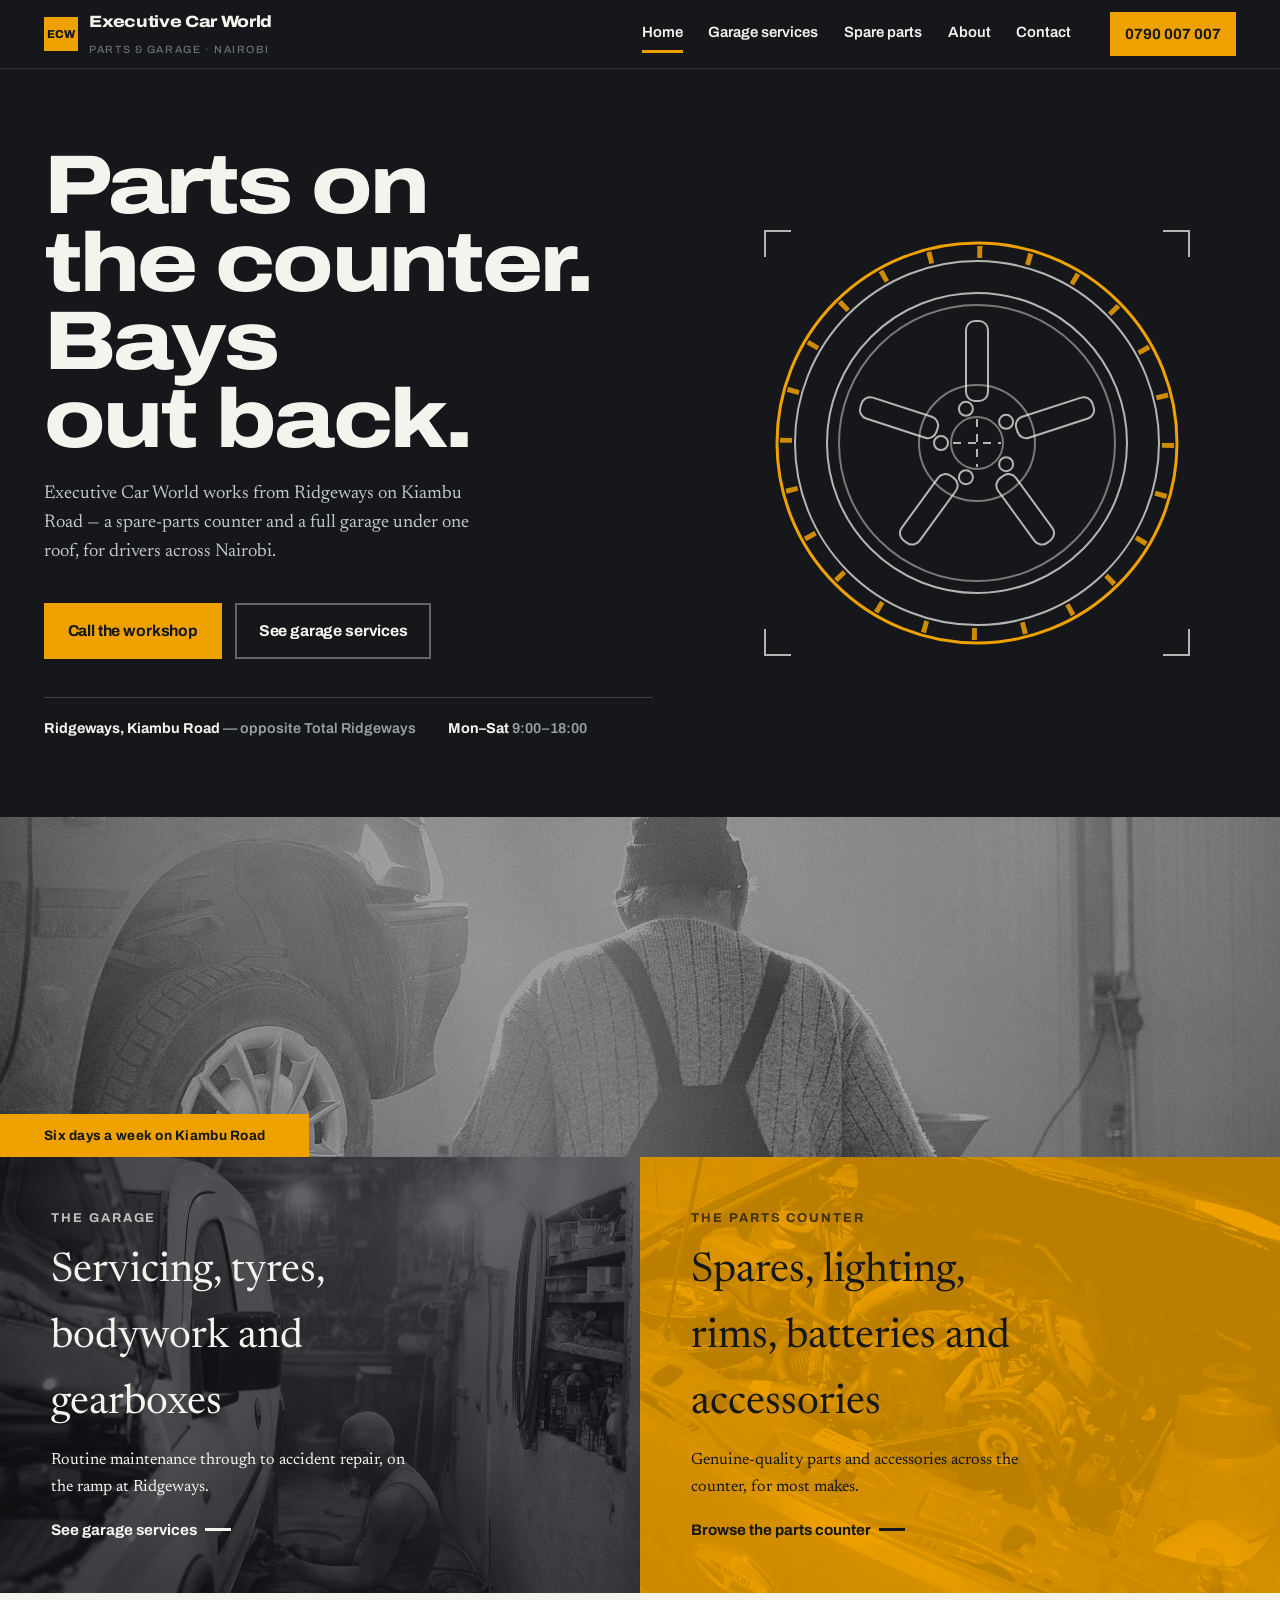
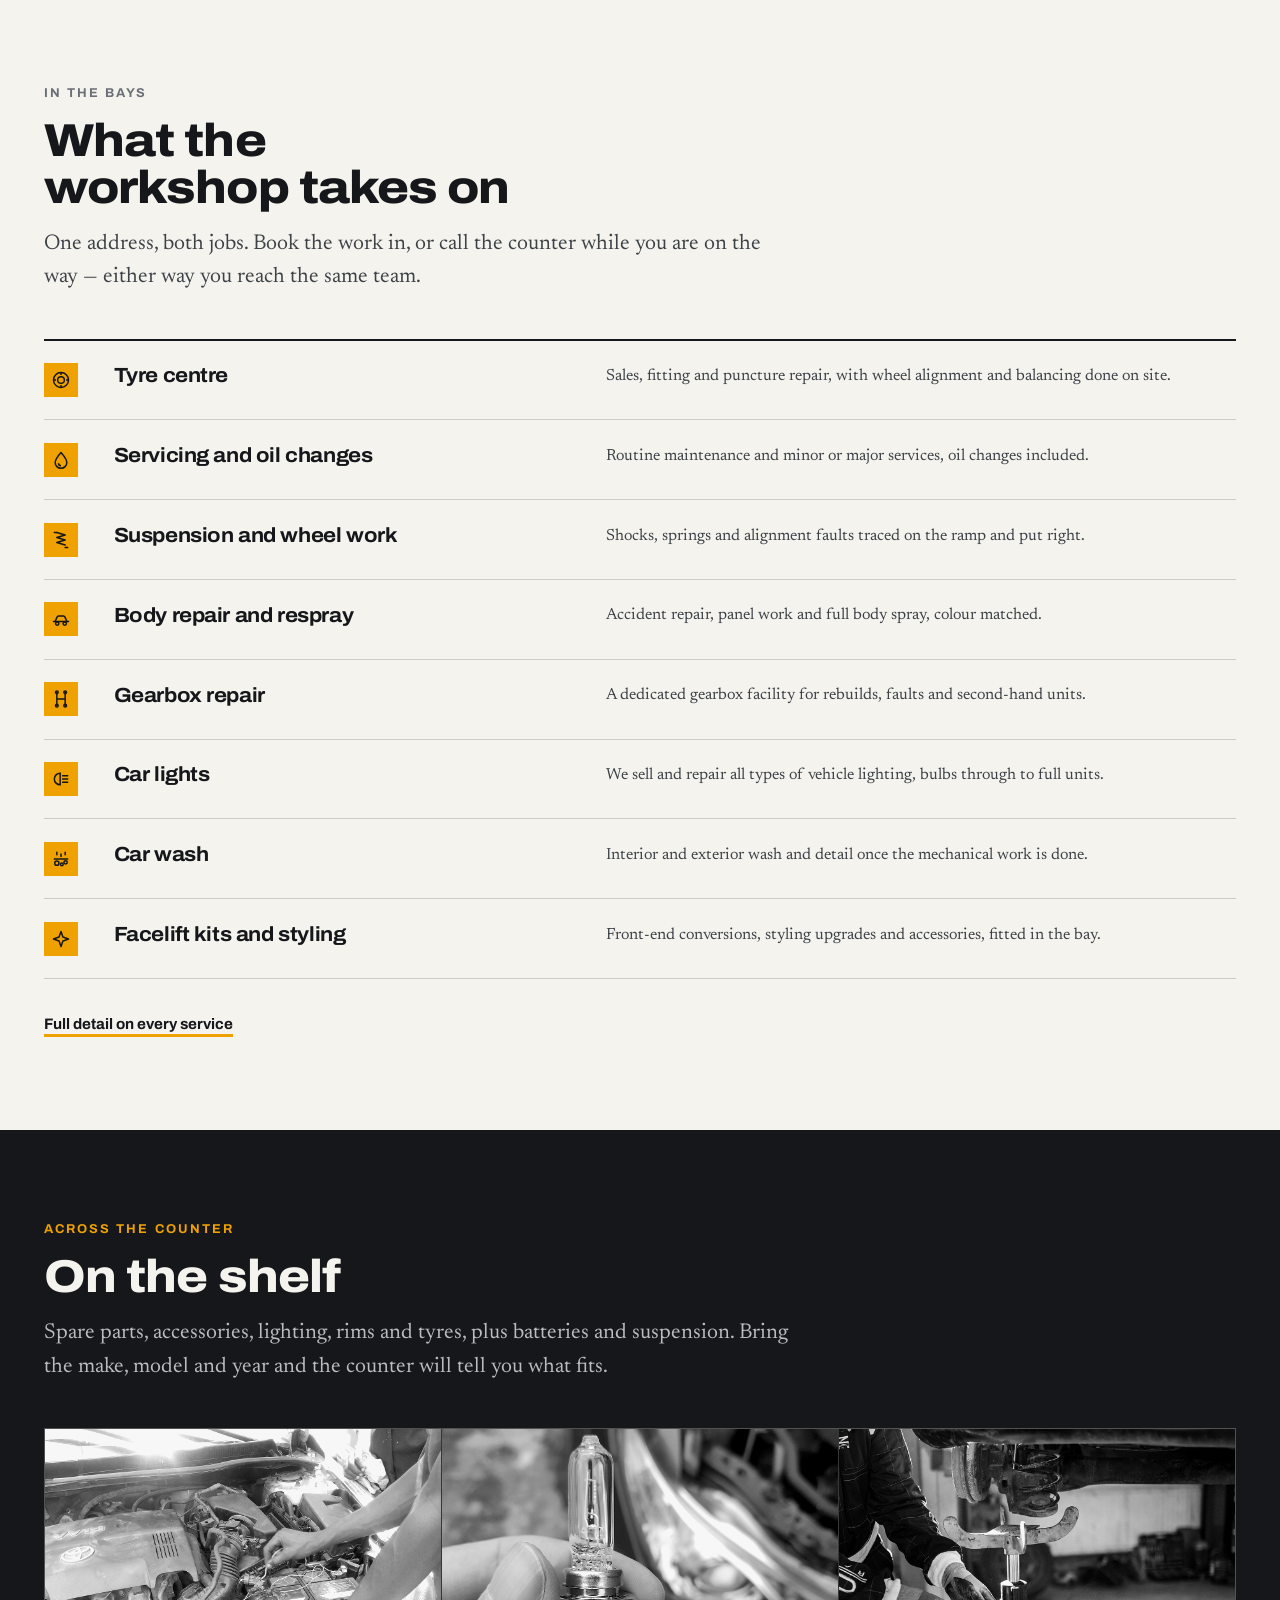
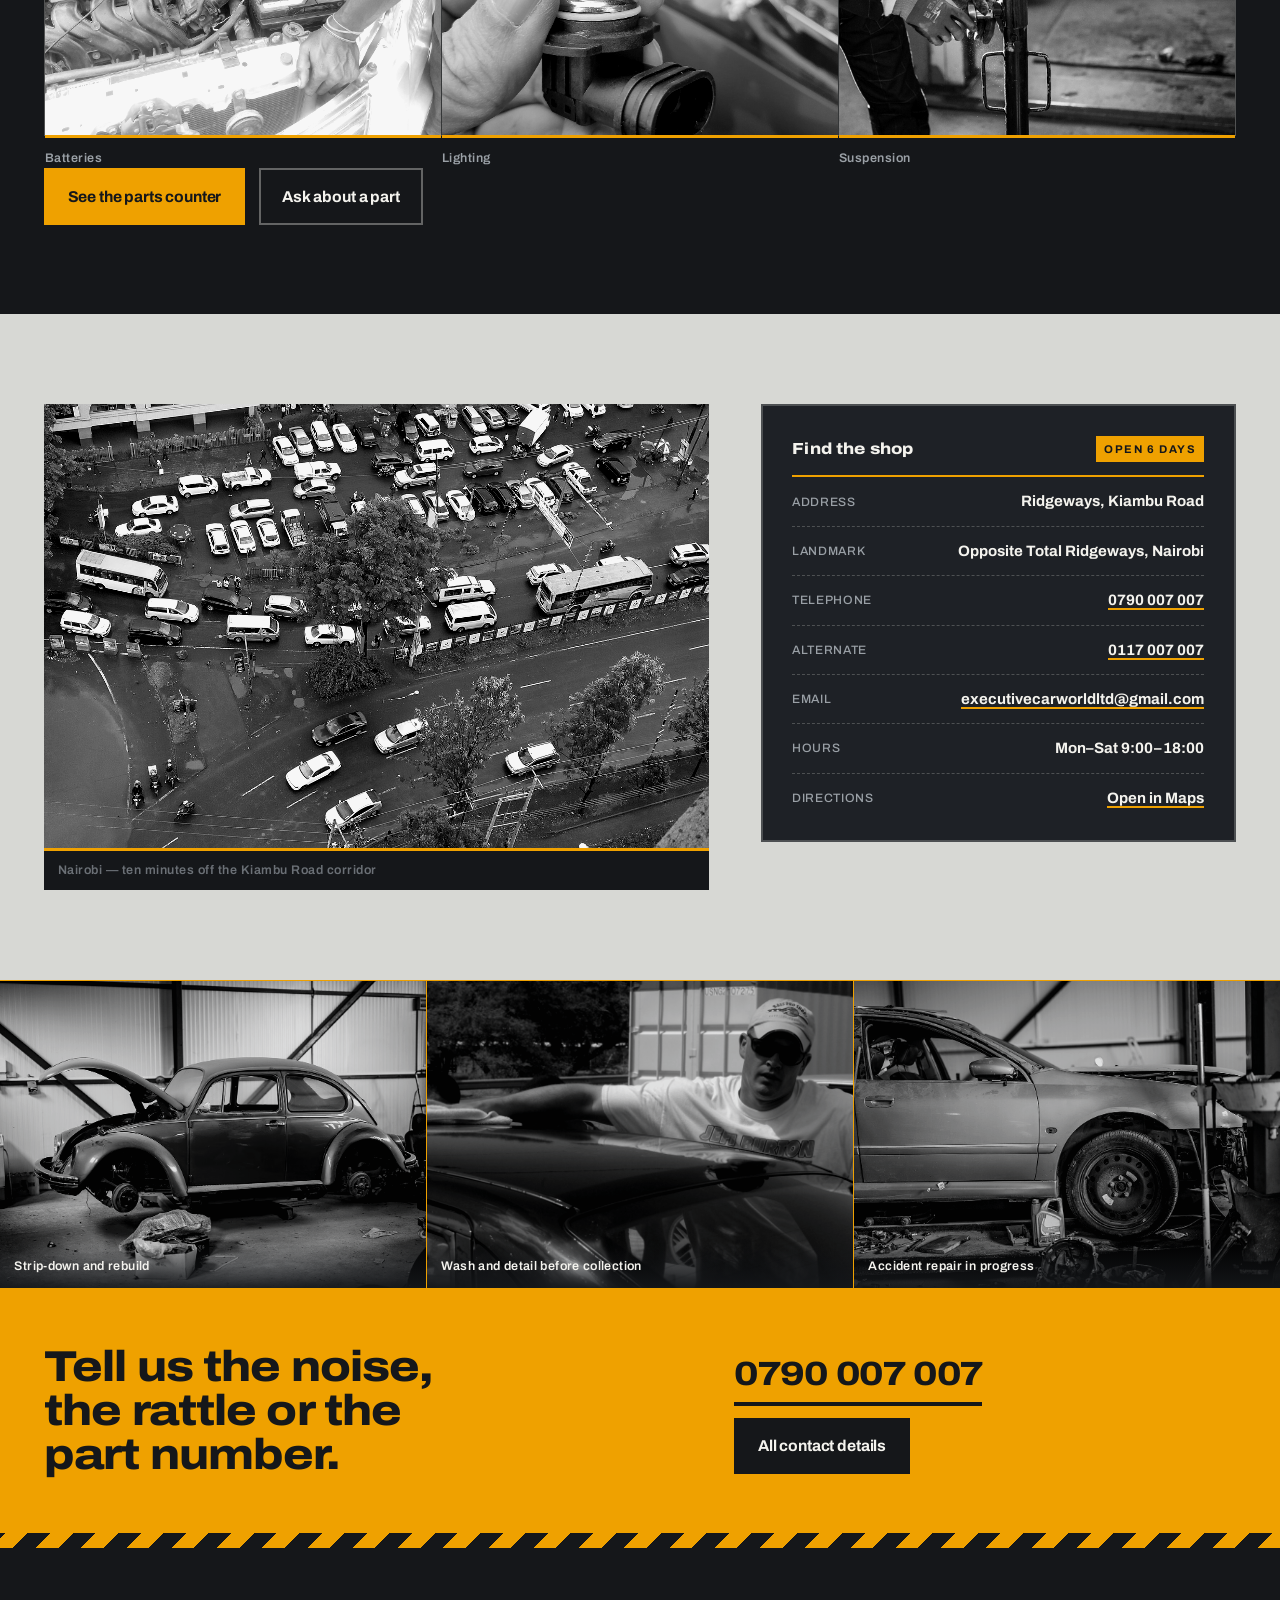
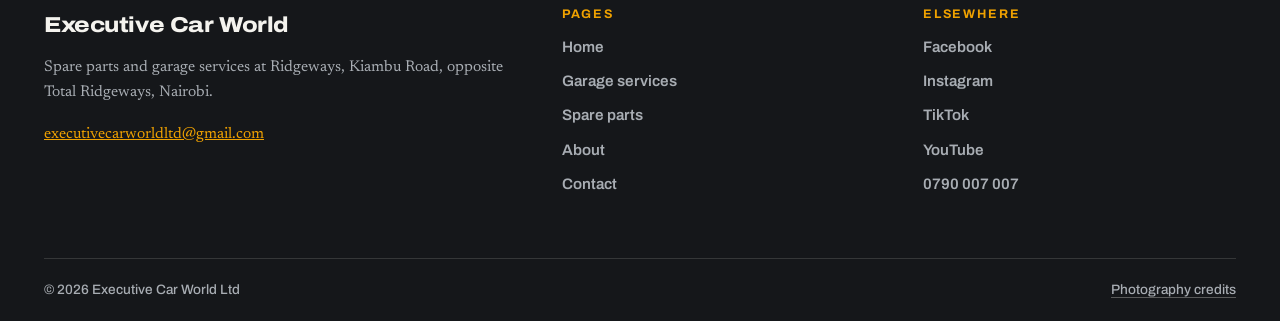
<file: index.html>
<!DOCTYPE html>
<html lang="en">
<head>
<meta charset="utf-8">
<meta name="viewport" content="width=device-width, initial-scale=1">
<title>Executive Car World — spare parts and garage services on Kiambu Road, Nairobi</title>
<meta name="description" content="Executive Car World Ltd at Ridgeways, Kiambu Road, Nairobi: spare parts, lighting, rims, tyres and accessories, plus a working garage for servicing, tyres, body repair and gearbox work. Call 0790 007 007.">
<link rel="icon" href="favicon.svg" type="image/svg+xml">
<link rel="preconnect" href="https://fonts.googleapis.com">
<link rel="preconnect" href="https://fonts.gstatic.com" crossorigin>
<link rel="stylesheet" href="https://fonts.googleapis.com/css2?family=Archivo:wdth,wght@62..125,400..900&family=Newsreader:opsz,wght@6..72,300..600&display=swap">
<link rel="stylesheet" href="assets/css/styles.css">
</head>
<body>
<a class="skip-link" href="#main">Skip to content</a>

<header class="site-header">
  <div class="wrap site-header__inner">
    <a class="brand" href="index.html">
      <span class="brand__mark">ECW</span>
      <span>
        <span class="brand__name">Executive Car World</span>
        <span class="brand__sub">Parts &amp; garage · Nairobi</span>
      </span>
    </a>

    <button class="nav-toggle" type="button" aria-expanded="false" aria-controls="site-nav" aria-label="Open menu">
      <span class="nav-toggle__bar"></span>
      <span class="nav-toggle__bar"></span>
      <span class="nav-toggle__bar"></span>
    </button>

    <nav class="nav" id="site-nav" aria-label="Primary">
      <a href="index.html" aria-current="page">Home</a>
      <a href="services.html">Garage services</a>
      <a href="parts.html">Spare parts</a>
      <a href="about.html">About</a>
      <a href="contact.html">Contact</a>
    </nav>

    <a class="header-cta" href="tel:+254790007007">0790 007 007</a>
  </div>
</header>

<main id="main">

  <!-- ------------------------------------------------------------ hero -->
  <section class="hero">
    <div class="wrap hero__grid">
      <div>
        <h1 class="hero__title">Parts on the counter. Bays out back.</h1>
        <p class="hero__lede">
          Executive Car World works from Ridgeways on Kiambu Road — a spare-parts
          counter and a full garage under one roof, for drivers across Nairobi.
        </p>
        <div class="btn-row hero__actions">
          <a class="btn btn--primary" href="tel:+254790007007">Call the workshop</a>
          <a class="btn btn--ghost-light" href="services.html">See garage services</a>
        </div>
        <div class="hero__meta">
          <span><strong>Ridgeways, Kiambu Road</strong> — opposite Total Ridgeways</span>
          <span><strong>Mon–Sat</strong> 9:00–18:00</span>
        </div>
      </div>

      <div class="hero__figure">
        <svg class="rim" viewBox="0 0 440 440" role="img" aria-label="Technical drawing of a five-spoke alloy wheel">
          <!-- registration brackets -->
          <g class="r-bracket">
            <path d="M8 34V8h26"/>
            <path d="M406 8h26v26"/>
            <path d="M432 406v26h-26"/>
            <path d="M34 432H8v-26"/>
          </g>
          <g class="rim__spin">
            <circle class="r-tyre" cx="220" cy="220" r="200"/>
            <circle class="r-tread" cx="220" cy="220" r="191"/>
            <circle class="r-sidewall" cx="220" cy="220" r="182"/>
            <circle class="r-rim" cx="220" cy="220" r="150"/>
            <circle class="r-lip" cx="220" cy="220" r="138"/>
            <g class="r-spoke">
              <rect x="209" y="98" width="22" height="80" rx="9" transform="rotate(0 220 220)"/>
              <rect x="209" y="98" width="22" height="80" rx="9" transform="rotate(72 220 220)"/>
              <rect x="209" y="98" width="22" height="80" rx="9" transform="rotate(144 220 220)"/>
              <rect x="209" y="98" width="22" height="80" rx="9" transform="rotate(216 220 220)"/>
              <rect x="209" y="98" width="22" height="80" rx="9" transform="rotate(288 220 220)"/>
            </g>
            <circle class="r-hub" cx="220" cy="220" r="58"/>
            <circle class="r-lip" cx="220" cy="220" r="26"/>
            <g class="r-lug">
              <circle cx="249.1" cy="241.2" r="7"/>
              <circle cx="208.9" cy="254.2" r="7"/>
              <circle cx="184" cy="220" r="7"/>
              <circle cx="208.9" cy="185.8" r="7"/>
              <circle cx="249.1" cy="198.8" r="7"/>
            </g>
          </g>
          <g class="r-cross">
            <line x1="220" y1="196" x2="220" y2="244"/>
            <line x1="196" y1="220" x2="244" y2="220"/>
          </g>
        </svg>
      </div>
    </div>
  </section>

  <!-- ------------------------------------------------------- photo strip -->
  <div class="hero-strip">
    <img class="photo" src="assets/img/hero-workshop.jpg" fetchpriority="high" decoding="async"
         alt="A mechanic walking through a garage past a car raised on a lift">
    <span class="hero-strip__label">Six days a week on Kiambu Road</span>
  </div>

  <!-- ------------------------------------------------------------ doors -->
  <div class="doors">
    <a class="door door--dark" href="services.html">
      <img class="door__img photo" src="assets/img/bodywork.jpg" loading="lazy" decoding="async"
           alt="A mechanic working under a van raised on stands in a lit workshop">
      <span class="door__body">
        <span class="door__label">The garage</span>
        <span class="door__title">Servicing, tyres, bodywork and gearboxes</span>
        <span class="door__text">
          Routine maintenance through to accident repair, on the ramp at Ridgeways.
        </span>
        <span class="door__cta">See garage services</span>
      </span>
    </a>

    <a class="door door--amber" href="parts.html">
      <img class="door__img photo" src="assets/img/engine-bay.jpg" loading="lazy" decoding="async"
           alt="The engine bay of a car with the bonnet open">
      <span class="door__body">
        <span class="door__label">The parts counter</span>
        <span class="door__title">Spares, lighting, rims, batteries and accessories</span>
        <span class="door__text">
          Genuine-quality parts and accessories across the counter, for most makes.
        </span>
        <span class="door__cta">Browse the parts counter</span>
      </span>
    </a>
  </div>

  <!-- --------------------------------------------------------- services -->
  <section class="section section--paper">
    <div class="wrap">
      <div class="section-head">
        <p class="eyebrow">In the bays</p>
        <h2 class="section-title">What the workshop takes on</h2>
        <p class="section-intro lede">
          One address, both jobs. Book the work in, or call the counter while you
          are on the way — either way you reach the same team.
        </p>
      </div>

      <ul class="index-list">
        <li class="index-list__item">
          <span class="index-list__mark"><svg viewBox="0 0 24 24" fill="none" stroke="#15171a" stroke-width="1.8" aria-hidden="true"><circle cx="12" cy="12" r="9"/><circle cx="12" cy="12" r="4"/><path d="M12 3v3M12 18v3M3 12h3M18 12h3"/></svg></span>
          <h3 class="index-list__name">Tyre centre</h3>
          <p class="index-list__desc">Sales, fitting and puncture repair, with wheel alignment and balancing done on site.</p>
        </li>
        <li class="index-list__item">
          <span class="index-list__mark"><svg viewBox="0 0 24 24" fill="none" stroke="#15171a" stroke-width="1.8" stroke-linejoin="round" aria-hidden="true"><path d="M12 3s-7 8-7 12a7 7 0 0 0 14 0c0-4-7-12-7-12z"/><path d="M9 16a3 3 0 0 0 3 3"/></svg></span>
          <h3 class="index-list__name">Servicing and oil changes</h3>
          <p class="index-list__desc">Routine maintenance and minor or major services, oil changes included.</p>
        </li>
        <li class="index-list__item">
          <span class="index-list__mark"><svg viewBox="0 0 24 24" fill="none" stroke="#15171a" stroke-width="1.8" stroke-linecap="round" stroke-linejoin="round" aria-hidden="true"><path d="M7 3l10 3-10 3 10 3-10 3 10 3"/><path d="M4 3h3M17 21h3"/></svg></span>
          <h3 class="index-list__name">Suspension and wheel work</h3>
          <p class="index-list__desc">Shocks, springs and alignment faults traced on the ramp and put right.</p>
        </li>
        <li class="index-list__item">
          <span class="index-list__mark"><svg viewBox="0 0 24 24" fill="none" stroke="#15171a" stroke-width="1.8" stroke-linecap="round" stroke-linejoin="round" aria-hidden="true"><path d="M3 15h18"/><path d="M5 15l2.2-5.2A2 2 0 0 1 9.1 8.5h5.8a2 2 0 0 1 1.9 1.3L19 15"/><circle cx="7.5" cy="17.5" r="2"/><circle cx="16.5" cy="17.5" r="2"/></svg></span>
          <h3 class="index-list__name">Body repair and respray</h3>
          <p class="index-list__desc">Accident repair, panel work and full body spray, colour matched.</p>
        </li>
        <li class="index-list__item">
          <span class="index-list__mark"><svg viewBox="0 0 24 24" fill="none" stroke="#15171a" stroke-width="1.8" stroke-linecap="round" aria-hidden="true"><path d="M7 4v16M17 4v16M7 12h10"/><circle cx="7" cy="4" r="1.6"/><circle cx="17" cy="4" r="1.6"/><circle cx="7" cy="20" r="1.6"/><circle cx="17" cy="20" r="1.6"/></svg></span>
          <h3 class="index-list__name">Gearbox repair</h3>
          <p class="index-list__desc">A dedicated gearbox facility for rebuilds, faults and second-hand units.</p>
        </li>
        <li class="index-list__item">
          <span class="index-list__mark"><svg viewBox="0 0 24 24" fill="none" stroke="#15171a" stroke-width="1.8" stroke-linecap="round" aria-hidden="true"><path d="M4 12a7 7 0 0 1 7-7v14a7 7 0 0 1-7-7z"/><path d="M14 8h6M14 12h6M14 16h6"/></svg></span>
          <h3 class="index-list__name">Car lights</h3>
          <p class="index-list__desc">We sell and repair all types of vehicle lighting, bulbs through to full units.</p>
        </li>
        <li class="index-list__item">
          <span class="index-list__mark"><svg viewBox="0 0 24 24" fill="none" stroke="#15171a" stroke-width="1.8" stroke-linecap="round" aria-hidden="true"><path d="M7 4v3M12 6v3M17 4v3"/><path d="M4 12h16"/><circle cx="7" cy="17" r="2.5"/><circle cx="13" cy="18.5" r="1.6"/><circle cx="17.5" cy="16" r="2"/></svg></span>
          <h3 class="index-list__name">Car wash</h3>
          <p class="index-list__desc">Interior and exterior wash and detail once the mechanical work is done.</p>
        </li>
        <li class="index-list__item">
          <span class="index-list__mark"><svg viewBox="0 0 24 24" fill="none" stroke="#15171a" stroke-width="1.8" stroke-linejoin="round" aria-hidden="true"><path d="M12 3l2.3 6.7L21 12l-6.7 2.3L12 21l-2.3-6.7L3 12l6.7-2.3z"/></svg></span>
          <h3 class="index-list__name">Facelift kits and styling</h3>
          <p class="index-list__desc">Front-end conversions, styling upgrades and accessories, fitted in the bay.</p>
        </li>
      </ul>

      <p style="margin-top:2rem"><a class="text-link" href="services.html">Full detail on every service</a></p>
    </div>
  </section>

  <!-- ----------------------------------------------------------- parts -->
  <section class="section section--bitumen">
    <div class="wrap">
      <div class="section-head">
        <p class="eyebrow">Across the counter</p>
        <h2 class="section-title">On the shelf</h2>
        <p class="section-intro lede">
          Spare parts, accessories, lighting, rims and tyres, plus batteries and
          suspension. Bring the make, model and year and the counter will tell you
          what fits.
        </p>
      </div>

      <div class="parts-grid" style="background:rgba(244,243,238,.14);border-color:rgba(244,243,238,.14)">
        <figure class="figure" style="background:transparent">
          <img class="photo" src="assets/img/battery.jpg" loading="lazy" decoding="async" alt="Hands working under the bonnet of a car in the workshop">
          <figcaption>Batteries</figcaption>
        </figure>
        <figure class="figure" style="background:transparent">
          <img class="photo" src="assets/img/lights.jpg" loading="lazy" decoding="async" alt="A halogen headlight bulb being replaced">
          <figcaption>Lighting</figcaption>
        </figure>
        <figure class="figure" style="background:transparent">
          <img class="photo" src="assets/img/suspension.jpg" loading="lazy" decoding="async" alt="A mechanic working on the suspension of a lifted car">
          <figcaption>Suspension</figcaption>
        </figure>
      </div>

      <div class="btn-row" style="margin-top:2rem">
        <a class="btn btn--primary" href="parts.html">See the parts counter</a>
        <a class="btn btn--ghost-light" href="tel:+254790007007">Ask about a part</a>
      </div>
    </div>
  </section>

  <!-- ----------------------------------------------------------- find -->
  <section class="section">
    <div class="wrap split">
      <figure class="figure">
        <img class="photo" src="assets/img/nairobi.jpg" loading="lazy" decoding="async"
             alt="Morning traffic on a Nairobi road">
        <figcaption>Nairobi — ten minutes off the Kiambu Road corridor</figcaption>
      </figure>

      <div class="plate">
        <div class="plate__head">
          <h2 class="plate__title">Find the shop</h2>
          <span class="plate__stamp">Open 6 days</span>
        </div>
        <div class="plate__row">
          <span class="plate__key">Address</span>
          <span class="plate__val">Ridgeways, Kiambu Road</span>
        </div>
        <div class="plate__row">
          <span class="plate__key">Landmark</span>
          <span class="plate__val">Opposite Total Ridgeways, Nairobi</span>
        </div>
        <div class="plate__row">
          <span class="plate__key">Telephone</span>
          <span class="plate__val"><a href="tel:+254790007007">0790 007 007</a></span>
        </div>
        <div class="plate__row">
          <span class="plate__key">Alternate</span>
          <span class="plate__val"><a href="tel:+254117007007">0117 007 007</a></span>
        </div>
        <div class="plate__row">
          <span class="plate__key">Email</span>
          <span class="plate__val"><a href="mailto:executivecarworldltd@gmail.com">executivecarworldltd@gmail.com</a></span>
        </div>
        <div class="plate__row">
          <span class="plate__key">Hours</span>
          <span class="plate__val">Mon–Sat 9:00–18:00</span>
        </div>
        <div class="plate__row">
          <span class="plate__key">Directions</span>
          <span class="plate__val"><a href="https://www.google.com/maps/search/?api=1&amp;query=Executive+Car+World+Ridgeways+Kiambu+Road+Nairobi" target="_blank" rel="noopener">Open in Maps</a></span>
        </div>
      </div>
    </div>
  </section>

  <!-- ------------------------------------------------------------ band -->
  <div class="band">
      <figure class="band__item">
        <img class="photo" src="assets/img/restoration.jpg" loading="lazy" decoding="async"
             alt="A red classic car with its bonnet open, part way through restoration on a lift">
        <figcaption>Strip-down and rebuild</figcaption>
      </figure>
      <figure class="band__item">
        <img class="photo" src="assets/img/carwash.jpg" loading="lazy" decoding="async"
             alt="A car being washed by hand at a wash bay">
        <figcaption>Wash and detail before collection</figcaption>
      </figure>
      <figure class="band__item">
        <img class="photo" src="assets/img/workshop-floor.jpg" loading="lazy" decoding="async"
             alt="A damaged car stripped down for accident repair inside the workshop">
        <figcaption>Accident repair in progress</figcaption>
      </figure>
  </div>

  <!-- ------------------------------------------------------------- cta -->
  <section class="cta-band">
    <div class="wrap cta-band__grid">
      <h2 class="cta-band__title">Tell us the noise, the rattle or the part number.</h2>
      <div class="cta-band__actions">
        <a class="cta-band__phone" href="tel:+254790007007">0790 007 007</a>
        <a class="btn btn--dark" href="contact.html">All contact details</a>
      </div>
    </div>
  </section>

  <div class="stripes" aria-hidden="true"></div>
</main>

<footer class="site-footer">
  <div class="wrap footer__grid">
    <div>
      <p class="footer__brand">Executive Car World</p>
      <p>Spare parts and garage services at Ridgeways, Kiambu Road, opposite Total Ridgeways, Nairobi.</p>
      <p><a href="mailto:executivecarworldltd@gmail.com" style="color:var(--amber)">executivecarworldltd@gmail.com</a></p>
    </div>
    <div class="footer__col">
      <h4>Pages</h4>
      <ul>
        <li><a href="index.html">Home</a></li>
        <li><a href="services.html">Garage services</a></li>
        <li><a href="parts.html">Spare parts</a></li>
        <li><a href="about.html">About</a></li>
        <li><a href="contact.html">Contact</a></li>
      </ul>
    </div>
    <div class="footer__col">
      <h4>Elsewhere</h4>
      <ul>
        <li><a href="https://www.facebook.com/ExecutiveCarWorld/" target="_blank" rel="noopener">Facebook</a></li>
        <li><a href="https://www.instagram.com/executivecarworld/" target="_blank" rel="noopener">Instagram</a></li>
        <li><a href="https://www.tiktok.com/@executive.car.world" target="_blank" rel="noopener">TikTok</a></li>
        <li><a href="https://www.youtube.com/channel/UCBXUPS2I87zuACgQIcGRN_g" target="_blank" rel="noopener">YouTube</a></li>
        <li><a href="tel:+254790007007">0790 007 007</a></li>
      </ul>
    </div>
  </div>
  <div class="wrap footer__base">
    <span>© <span id="year">2026</span> Executive Car World Ltd</span>
    <span><a href="credits.html" style="text-decoration:none;border-bottom:1px solid rgba(244,243,238,.3)">Photography credits</a></span>
  </div>
</footer>

<script src="assets/js/main.js"></script>
</body>
</html>
</file>
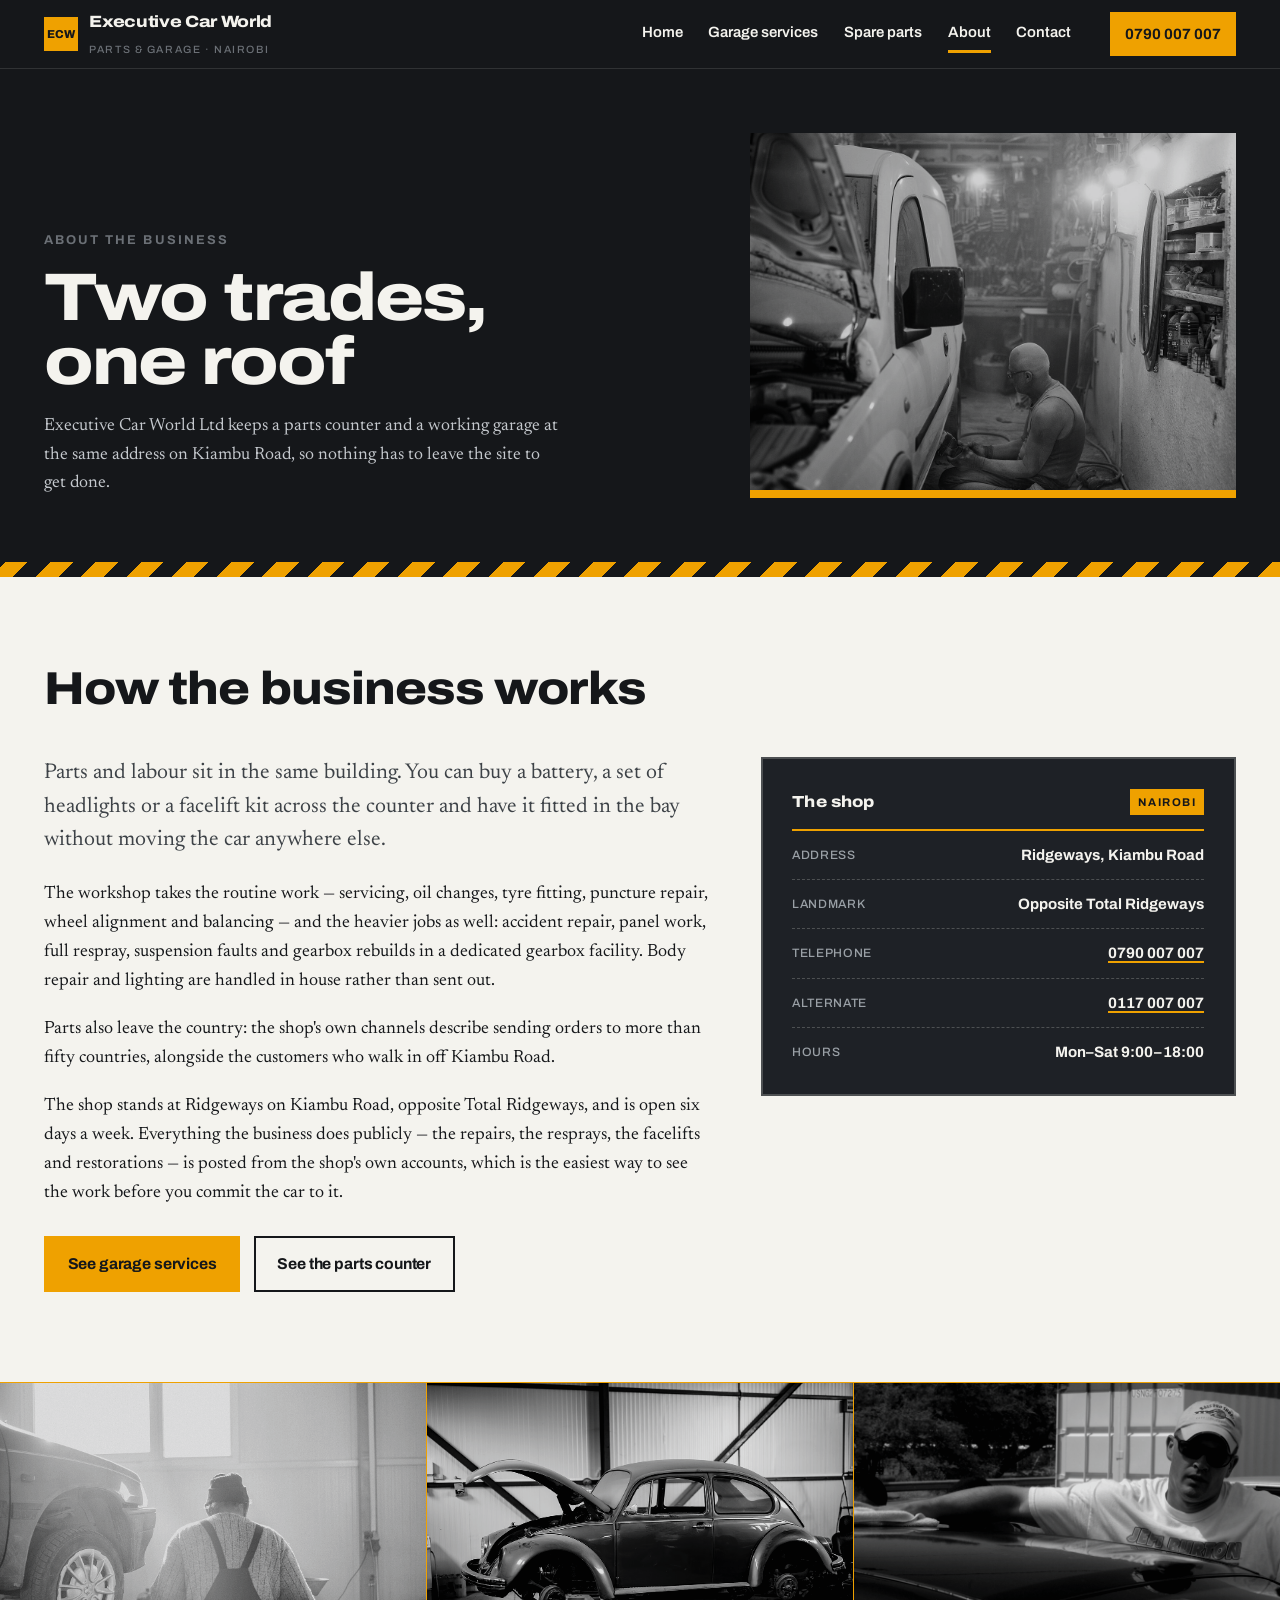
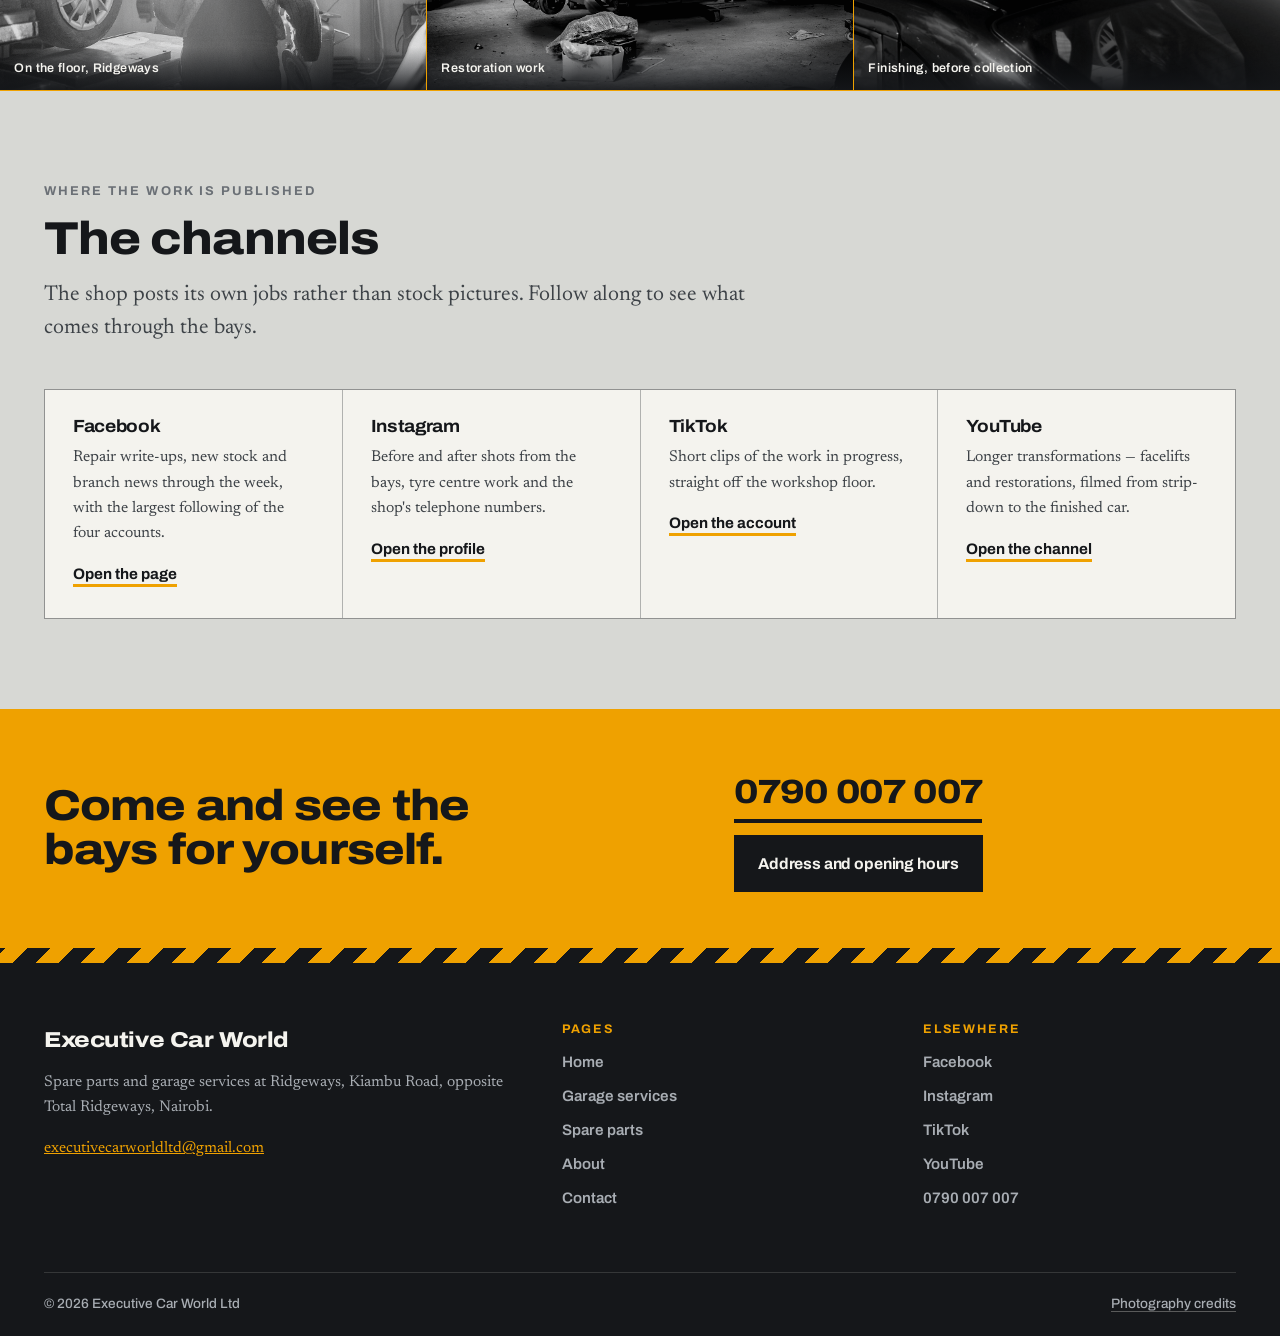
<file: about.html>
<!DOCTYPE html>
<html lang="en">
<head>
<meta charset="utf-8">
<meta name="viewport" content="width=device-width, initial-scale=1">
<title>About — Executive Car World, Ridgeways Kiambu Road Nairobi</title>
<meta name="description" content="Executive Car World Ltd runs a spare-parts counter and a working garage from Ridgeways on Kiambu Road, Nairobi: servicing, tyres, body repair, gearbox work and parts across the counter.">
<link rel="icon" href="favicon.svg" type="image/svg+xml">
<link rel="preconnect" href="https://fonts.googleapis.com">
<link rel="preconnect" href="https://fonts.gstatic.com" crossorigin>
<link rel="stylesheet" href="https://fonts.googleapis.com/css2?family=Archivo:wdth,wght@62..125,400..900&family=Newsreader:opsz,wght@6..72,300..600&display=swap">
<link rel="stylesheet" href="assets/css/styles.css">
</head>
<body>
<a class="skip-link" href="#main">Skip to content</a>

<header class="site-header">
  <div class="wrap site-header__inner">
    <a class="brand" href="index.html">
      <span class="brand__mark">ECW</span>
      <span>
        <span class="brand__name">Executive Car World</span>
        <span class="brand__sub">Parts &amp; garage · Nairobi</span>
      </span>
    </a>

    <button class="nav-toggle" type="button" aria-expanded="false" aria-controls="site-nav" aria-label="Open menu">
      <span class="nav-toggle__bar"></span>
      <span class="nav-toggle__bar"></span>
      <span class="nav-toggle__bar"></span>
    </button>

    <nav class="nav" id="site-nav" aria-label="Primary">
      <a href="index.html">Home</a>
      <a href="services.html">Garage services</a>
      <a href="parts.html">Spare parts</a>
      <a href="about.html" aria-current="page">About</a>
      <a href="contact.html">Contact</a>
    </nav>

    <a class="header-cta" href="tel:+254790007007">0790 007 007</a>
  </div>
</header>

<main id="main">

  <section class="page-head">
    <div class="wrap page-head__grid">
      <div>
        <p class="eyebrow">About the business</p>
        <h1 class="page-head__title">Two trades, one roof</h1>
        <p class="page-head__lede">
          Executive Car World Ltd keeps a parts counter and a working garage at the
          same address on Kiambu Road, so nothing has to leave the site to get done.
        </p>
      </div>
      <div class="page-head__media">
        <img class="photo" src="assets/img/bodywork.jpg" fetchpriority="high" decoding="async"
             alt="A mechanic working under a van raised on stands in a lit workshop">
      </div>
    </div>
  </section>

  <div class="stripes" aria-hidden="true"></div>

  <section class="section section--paper">
    <div class="wrap">
      <div class="section-head">
        <h2 class="section-title">How the business works</h2>
      </div>

      <div class="split">
        <div>
          <p class="lede">
            Parts and labour sit in the same building. You can buy a battery, a set
            of headlights or a facelift kit across the counter and have it fitted in
            the bay without moving the car anywhere else.
          </p>
          <p>
            The workshop takes the routine work — servicing, oil changes, tyre
            fitting, puncture repair, wheel alignment and balancing — and the
            heavier jobs as well: accident repair, panel work, full respray,
            suspension faults and gearbox rebuilds in a dedicated gearbox facility.
            Body repair and lighting are handled in house rather than sent out.
          </p>
          <p>
            Parts also leave the country: the shop's own channels describe sending
            orders to more than fifty countries, alongside the customers who walk in
            off Kiambu Road.
          </p>

          <p>
            The shop stands at Ridgeways on Kiambu Road, opposite Total Ridgeways,
            and is open six days a week. Everything the business does publicly —
            the repairs, the resprays, the facelifts and restorations — is posted
            from the shop's own accounts, which is the easiest way to see the work
            before you commit the car to it.
          </p>
          <div class="btn-row" style="margin-top:1.75rem">
            <a class="btn btn--primary" href="services.html">See garage services</a>
            <a class="btn" href="parts.html">See the parts counter</a>
          </div>
        </div>

        <div class="plate">
          <div class="plate__head">
            <h2 class="plate__title">The shop</h2>
            <span class="plate__stamp">Nairobi</span>
          </div>
          <div class="plate__row">
            <span class="plate__key">Address</span>
            <span class="plate__val">Ridgeways, Kiambu Road</span>
          </div>
          <div class="plate__row">
            <span class="plate__key">Landmark</span>
            <span class="plate__val">Opposite Total Ridgeways</span>
          </div>
          <div class="plate__row">
            <span class="plate__key">Telephone</span>
            <span class="plate__val"><a href="tel:+254790007007">0790 007 007</a></span>
          </div>
          <div class="plate__row">
            <span class="plate__key">Alternate</span>
            <span class="plate__val"><a href="tel:+254117007007">0117 007 007</a></span>
          </div>
          <div class="plate__row">
            <span class="plate__key">Hours</span>
            <span class="plate__val">Mon–Sat 9:00–18:00</span>
          </div>
        </div>
      </div>
    </div>
  </section>

  <div class="band">
    <figure class="band__item">
      <img class="photo" src="assets/img/hero-workshop.jpg" loading="lazy" decoding="async"
           alt="A mechanic crossing a workshop floor past a car">
      <figcaption>On the floor, Ridgeways</figcaption>
    </figure>
    <figure class="band__item">
      <img class="photo" src="assets/img/restoration.jpg" loading="lazy" decoding="async"
           alt="A red classic car with the bonnet open on a lift during restoration">
      <figcaption>Restoration work</figcaption>
    </figure>
    <figure class="band__item">
      <img class="photo" src="assets/img/carwash.jpg" loading="lazy" decoding="async"
           alt="A car being washed by hand at a wash bay">
      <figcaption>Finishing, before collection</figcaption>
    </figure>
  </div>

  <section class="section">
    <div class="wrap">
      <div class="section-head">
        <p class="eyebrow">Where the work is published</p>
        <h2 class="section-title">The channels</h2>
        <p class="section-intro lede">
          The shop posts its own jobs rather than stock pictures. Follow along to
          see what comes through the bays.
        </p>
      </div>

      <div class="parts-grid">
        <div class="part">
          <h3 class="part__name">Facebook</h3>
          <p class="part__desc">Repair write-ups, new stock and branch news through the week, with the largest following of the four accounts.</p>
          <p style="margin-top:.35rem"><a class="text-link" href="https://www.facebook.com/ExecutiveCarWorld/" target="_blank" rel="noopener">Open the page</a></p>
        </div>
        <div class="part">
          <h3 class="part__name">Instagram</h3>
          <p class="part__desc">Before and after shots from the bays, tyre centre work and the shop's telephone numbers.</p>
          <p style="margin-top:.35rem"><a class="text-link" href="https://www.instagram.com/executivecarworld/" target="_blank" rel="noopener">Open the profile</a></p>
        </div>
        <div class="part">
          <h3 class="part__name">TikTok</h3>
          <p class="part__desc">Short clips of the work in progress, straight off the workshop floor.</p>
          <p style="margin-top:.35rem"><a class="text-link" href="https://www.tiktok.com/@executive.car.world" target="_blank" rel="noopener">Open the account</a></p>
        </div>
        <div class="part">
          <h3 class="part__name">YouTube</h3>
          <p class="part__desc">Longer transformations — facelifts and restorations, filmed from strip-down to the finished car.</p>
          <p style="margin-top:.35rem"><a class="text-link" href="https://www.youtube.com/channel/UCBXUPS2I87zuACgQIcGRN_g" target="_blank" rel="noopener">Open the channel</a></p>
        </div>
      </div>
    </div>
  </section>

  <section class="cta-band">
    <div class="wrap cta-band__grid">
      <h2 class="cta-band__title">Come and see the bays for yourself.</h2>
      <div class="cta-band__actions">
        <a class="cta-band__phone" href="tel:+254790007007">0790 007 007</a>
        <a class="btn btn--dark" href="contact.html">Address and opening hours</a>
      </div>
    </div>
  </section>

  <div class="stripes" aria-hidden="true"></div>
</main>

<footer class="site-footer">
  <div class="wrap footer__grid">
    <div>
      <p class="footer__brand">Executive Car World</p>
      <p>Spare parts and garage services at Ridgeways, Kiambu Road, opposite Total Ridgeways, Nairobi.</p>
      <p><a href="mailto:executivecarworldltd@gmail.com" style="color:var(--amber)">executivecarworldltd@gmail.com</a></p>
    </div>
    <div class="footer__col">
      <h4>Pages</h4>
      <ul>
        <li><a href="index.html">Home</a></li>
        <li><a href="services.html">Garage services</a></li>
        <li><a href="parts.html">Spare parts</a></li>
        <li><a href="about.html">About</a></li>
        <li><a href="contact.html">Contact</a></li>
      </ul>
    </div>
    <div class="footer__col">
      <h4>Elsewhere</h4>
      <ul>
        <li><a href="https://www.facebook.com/ExecutiveCarWorld/" target="_blank" rel="noopener">Facebook</a></li>
        <li><a href="https://www.instagram.com/executivecarworld/" target="_blank" rel="noopener">Instagram</a></li>
        <li><a href="https://www.tiktok.com/@executive.car.world" target="_blank" rel="noopener">TikTok</a></li>
        <li><a href="https://www.youtube.com/channel/UCBXUPS2I87zuACgQIcGRN_g" target="_blank" rel="noopener">YouTube</a></li>
        <li><a href="tel:+254790007007">0790 007 007</a></li>
      </ul>
    </div>
  </div>
  <div class="wrap footer__base">
    <span>© <span id="year">2026</span> Executive Car World Ltd</span>
    <span><a href="credits.html" style="text-decoration:none;border-bottom:1px solid rgba(244,243,238,.3)">Photography credits</a></span>
  </div>
</footer>

<script src="assets/js/main.js"></script>
</body>
</html>
</file>
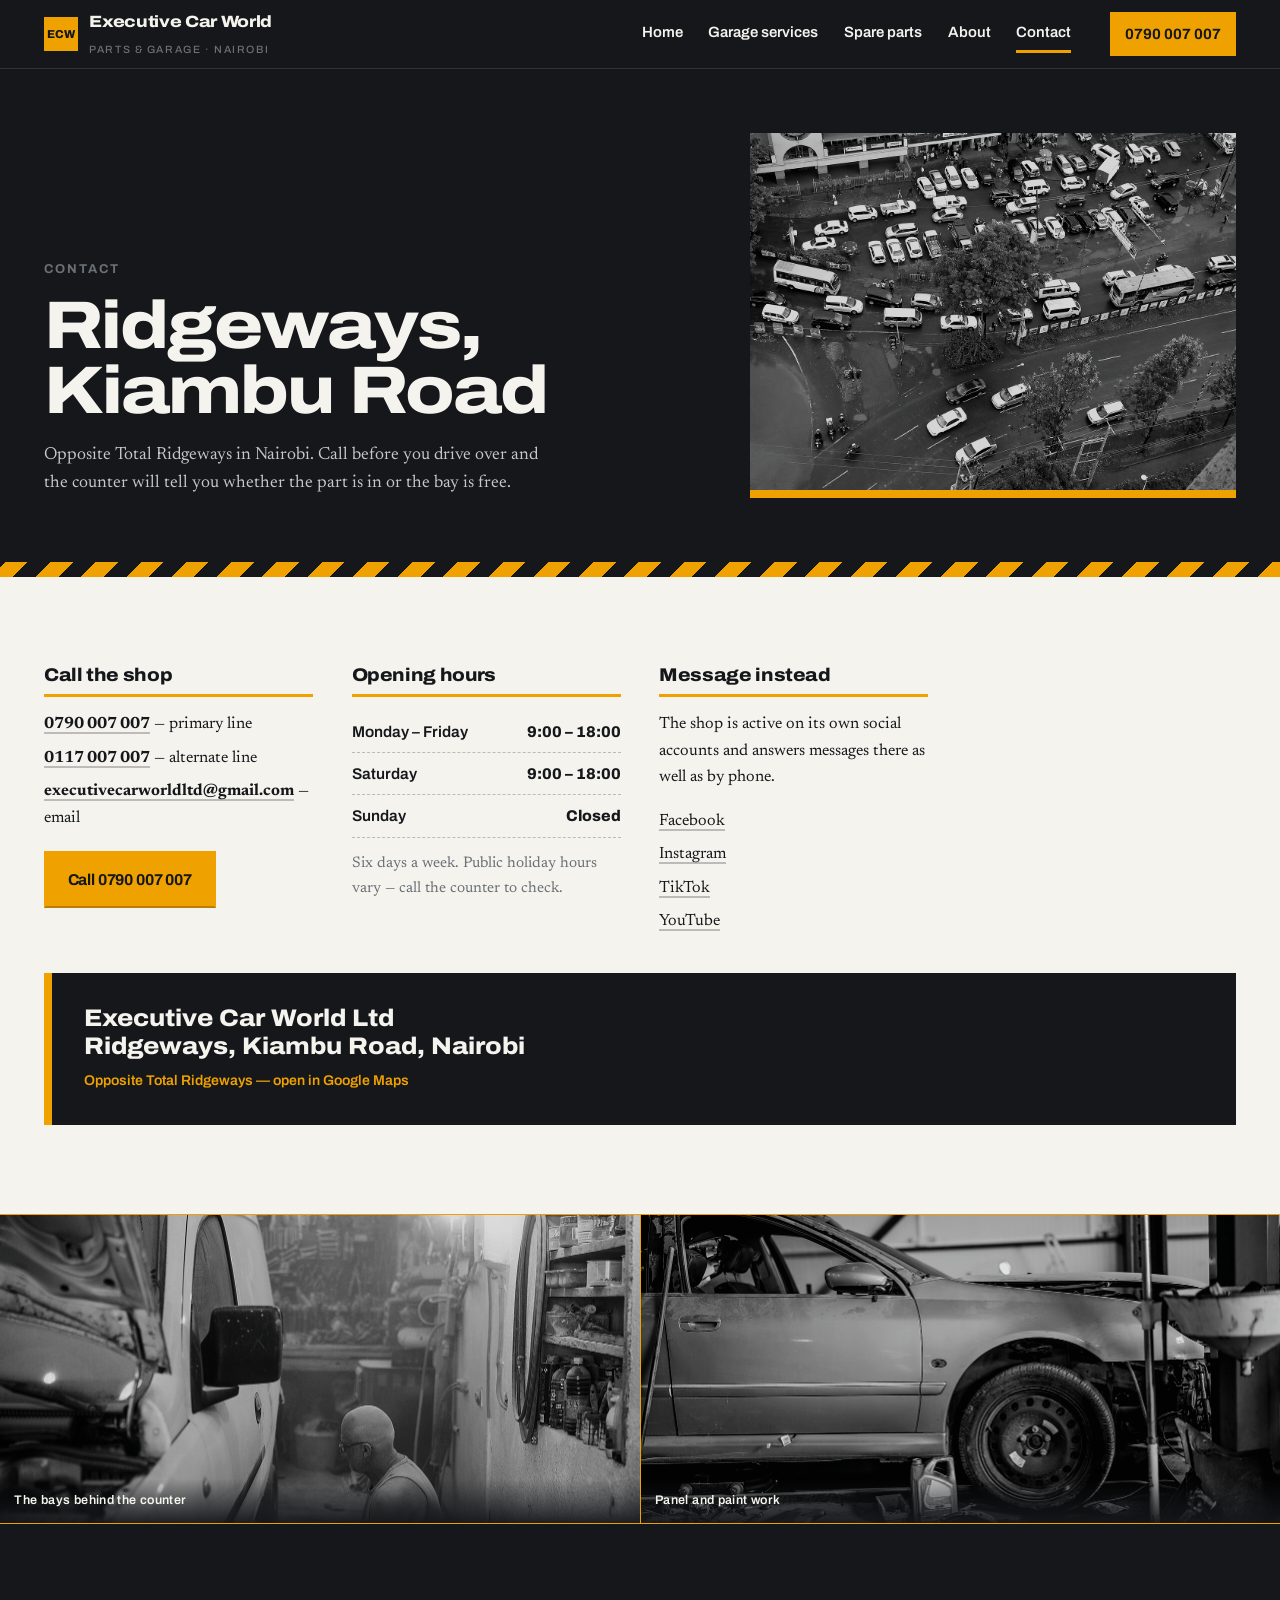
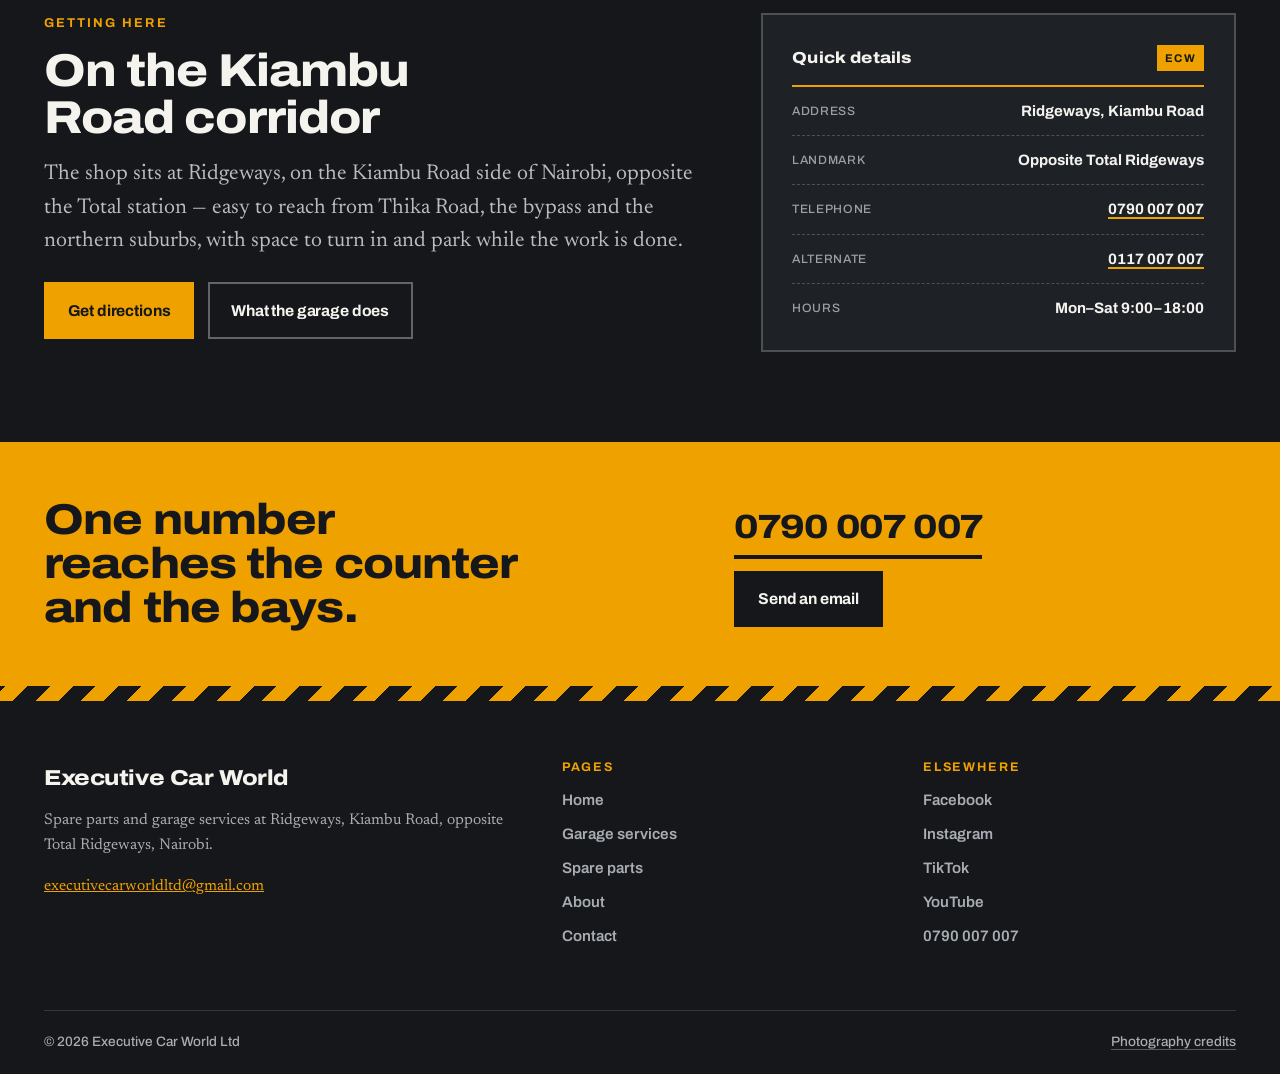
<file: contact.html>
<!DOCTYPE html>
<html lang="en">
<head>
<meta charset="utf-8">
<meta name="viewport" content="width=device-width, initial-scale=1">
<title>Contact — Executive Car World, Ridgeways Kiambu Road Nairobi</title>
<meta name="description" content="Call Executive Car World on 0790 007 007 or 0117 007 007. Shop at Ridgeways, Kiambu Road, opposite Total Ridgeways, Nairobi. Open Monday to Saturday, 9:00–18:00.">
<link rel="icon" href="favicon.svg" type="image/svg+xml">
<link rel="preconnect" href="https://fonts.googleapis.com">
<link rel="preconnect" href="https://fonts.gstatic.com" crossorigin>
<link rel="stylesheet" href="https://fonts.googleapis.com/css2?family=Archivo:wdth,wght@62..125,400..900&family=Newsreader:opsz,wght@6..72,300..600&display=swap">
<link rel="stylesheet" href="assets/css/styles.css">
</head>
<body>
<a class="skip-link" href="#main">Skip to content</a>

<header class="site-header">
  <div class="wrap site-header__inner">
    <a class="brand" href="index.html">
      <span class="brand__mark">ECW</span>
      <span>
        <span class="brand__name">Executive Car World</span>
        <span class="brand__sub">Parts &amp; garage · Nairobi</span>
      </span>
    </a>

    <button class="nav-toggle" type="button" aria-expanded="false" aria-controls="site-nav" aria-label="Open menu">
      <span class="nav-toggle__bar"></span>
      <span class="nav-toggle__bar"></span>
      <span class="nav-toggle__bar"></span>
    </button>

    <nav class="nav" id="site-nav" aria-label="Primary">
      <a href="index.html">Home</a>
      <a href="services.html">Garage services</a>
      <a href="parts.html">Spare parts</a>
      <a href="about.html">About</a>
      <a href="contact.html" aria-current="page">Contact</a>
    </nav>

    <a class="header-cta" href="tel:+254790007007">0790 007 007</a>
  </div>
</header>

<main id="main">

  <section class="page-head">
    <div class="wrap page-head__grid">
      <div>
        <p class="eyebrow">Contact</p>
        <h1 class="page-head__title">Ridgeways, Kiambu Road</h1>
        <p class="page-head__lede">
          Opposite Total Ridgeways in Nairobi. Call before you drive over and the
          counter will tell you whether the part is in or the bay is free.
        </p>
      </div>
      <div class="page-head__media">
        <img class="photo" src="assets/img/nairobi.jpg" fetchpriority="high" decoding="async"
             alt="Morning traffic on a road in Nairobi">
      </div>
    </div>
  </section>

  <div class="stripes" aria-hidden="true"></div>

  <section class="section section--paper">
    <div class="wrap contact-grid">

      <div class="contact-block">
        <h3>Call the shop</h3>
        <ul>
          <li><a href="tel:+254790007007"><strong>0790 007 007</strong></a> — primary line</li>
          <li><a href="tel:+254117007007"><strong>0117 007 007</strong></a> — alternate line</li>
          <li><a href="mailto:executivecarworldltd@gmail.com"><strong>executivecarworldltd@gmail.com</strong></a> — email</li>
        </ul>
        <div class="btn-row" style="margin-top:1.25rem">
          <a class="btn btn--primary" href="tel:+254790007007">Call 0790 007 007</a>
        </div>
      </div>

      <div class="contact-block">
        <h3>Opening hours</h3>
        <div class="hours-row"><span>Monday – Friday</span><span>9:00 – 18:00</span></div>
        <div class="hours-row"><span>Saturday</span><span>9:00 – 18:00</span></div>
        <div class="hours-row"><span>Sunday</span><span>Closed</span></div>
        <p style="margin-top:.9rem;font-size:.95rem;color:var(--steel)">
          Six days a week. Public holiday hours vary — call the counter to check.
        </p>
      </div>

      <div class="contact-block">
        <h3>Message instead</h3>
        <p>
          The shop is active on its own social accounts and answers messages there
          as well as by phone.
        </p>
        <ul>
          <li><a href="https://www.facebook.com/ExecutiveCarWorld/" target="_blank" rel="noopener">Facebook</a></li>
          <li><a href="https://www.instagram.com/executivecarworld/" target="_blank" rel="noopener">Instagram</a></li>
          <li><a href="https://www.tiktok.com/@executive.car.world" target="_blank" rel="noopener">TikTok</a></li>
          <li><a href="https://www.youtube.com/channel/UCBXUPS2I87zuACgQIcGRN_g" target="_blank" rel="noopener">YouTube</a></li>
        </ul>
      </div>

      <a class="map-card" href="https://www.google.com/maps/search/?api=1&amp;query=Executive+Car+World+Ridgeways+Kiambu+Road+Nairobi" target="_blank" rel="noopener" style="grid-column:1/-1">
        <p class="map-card__addr">Executive Car World Ltd<br>Ridgeways, Kiambu Road, Nairobi</p>
        <p class="map-card__hint">Opposite Total Ridgeways — open in Google Maps</p>
      </a>

    </div>
  </section>

  <div class="band band--2">
    <figure class="band__item">
      <img class="photo" src="assets/img/bodywork.jpg" loading="lazy" decoding="async"
           alt="A mechanic working under a van raised on stands in a workshop">
      <figcaption>The bays behind the counter</figcaption>
    </figure>
    <figure class="band__item">
      <img class="photo" src="assets/img/workshop-floor.jpg" loading="lazy" decoding="async"
           alt="A damaged car stripped down for accident repair inside the workshop">
      <figcaption>Panel and paint work</figcaption>
    </figure>
  </div>

  <section class="section section--bitumen">
    <div class="wrap split">
      <div>
        <p class="eyebrow">Getting here</p>
        <h2 class="section-title">On the Kiambu Road corridor</h2>
        <p class="section-intro lede">
          The shop sits at Ridgeways, on the Kiambu Road side of Nairobi, opposite
          the Total station — easy to reach from Thika Road, the bypass and the
          northern suburbs, with space to turn in and park while the work is done.
        </p>
        <div class="btn-row" style="margin-top:1.5rem">
          <a class="btn btn--primary" href="https://www.google.com/maps/search/?api=1&amp;query=Executive+Car+World+Ridgeways+Kiambu+Road+Nairobi" target="_blank" rel="noopener">Get directions</a>
          <a class="btn btn--ghost-light" href="services.html">What the garage does</a>
        </div>
      </div>

      <div class="plate">
        <div class="plate__head">
          <h2 class="plate__title">Quick details</h2>
          <span class="plate__stamp">ECW</span>
        </div>
        <div class="plate__row">
          <span class="plate__key">Address</span>
          <span class="plate__val">Ridgeways, Kiambu Road</span>
        </div>
        <div class="plate__row">
          <span class="plate__key">Landmark</span>
          <span class="plate__val">Opposite Total Ridgeways</span>
        </div>
        <div class="plate__row">
          <span class="plate__key">Telephone</span>
          <span class="plate__val"><a href="tel:+254790007007">0790 007 007</a></span>
        </div>
        <div class="plate__row">
          <span class="plate__key">Alternate</span>
          <span class="plate__val"><a href="tel:+254117007007">0117 007 007</a></span>
        </div>
        <div class="plate__row">
          <span class="plate__key">Hours</span>
          <span class="plate__val">Mon–Sat 9:00–18:00</span>
        </div>
      </div>
    </div>
  </section>

  <section class="cta-band">
    <div class="wrap cta-band__grid">
      <h2 class="cta-band__title">One number reaches the counter and the bays.</h2>
      <div class="cta-band__actions">
        <a class="cta-band__phone" href="tel:+254790007007">0790 007 007</a>
        <a class="btn btn--dark" href="mailto:executivecarworldltd@gmail.com">Send an email</a>
      </div>
    </div>
  </section>

  <div class="stripes" aria-hidden="true"></div>
</main>

<footer class="site-footer">
  <div class="wrap footer__grid">
    <div>
      <p class="footer__brand">Executive Car World</p>
      <p>Spare parts and garage services at Ridgeways, Kiambu Road, opposite Total Ridgeways, Nairobi.</p>
      <p><a href="mailto:executivecarworldltd@gmail.com" style="color:var(--amber)">executivecarworldltd@gmail.com</a></p>
    </div>
    <div class="footer__col">
      <h4>Pages</h4>
      <ul>
        <li><a href="index.html">Home</a></li>
        <li><a href="services.html">Garage services</a></li>
        <li><a href="parts.html">Spare parts</a></li>
        <li><a href="about.html">About</a></li>
        <li><a href="contact.html">Contact</a></li>
      </ul>
    </div>
    <div class="footer__col">
      <h4>Elsewhere</h4>
      <ul>
        <li><a href="https://www.facebook.com/ExecutiveCarWorld/" target="_blank" rel="noopener">Facebook</a></li>
        <li><a href="https://www.instagram.com/executivecarworld/" target="_blank" rel="noopener">Instagram</a></li>
        <li><a href="https://www.tiktok.com/@executive.car.world" target="_blank" rel="noopener">TikTok</a></li>
        <li><a href="https://www.youtube.com/channel/UCBXUPS2I87zuACgQIcGRN_g" target="_blank" rel="noopener">YouTube</a></li>
        <li><a href="tel:+254790007007">0790 007 007</a></li>
      </ul>
    </div>
  </div>
  <div class="wrap footer__base">
    <span>© <span id="year">2026</span> Executive Car World Ltd</span>
    <span><a href="credits.html" style="text-decoration:none;border-bottom:1px solid rgba(244,243,238,.3)">Photography credits</a></span>
  </div>
</footer>

<script src="assets/js/main.js"></script>
</body>
</html>
</file>
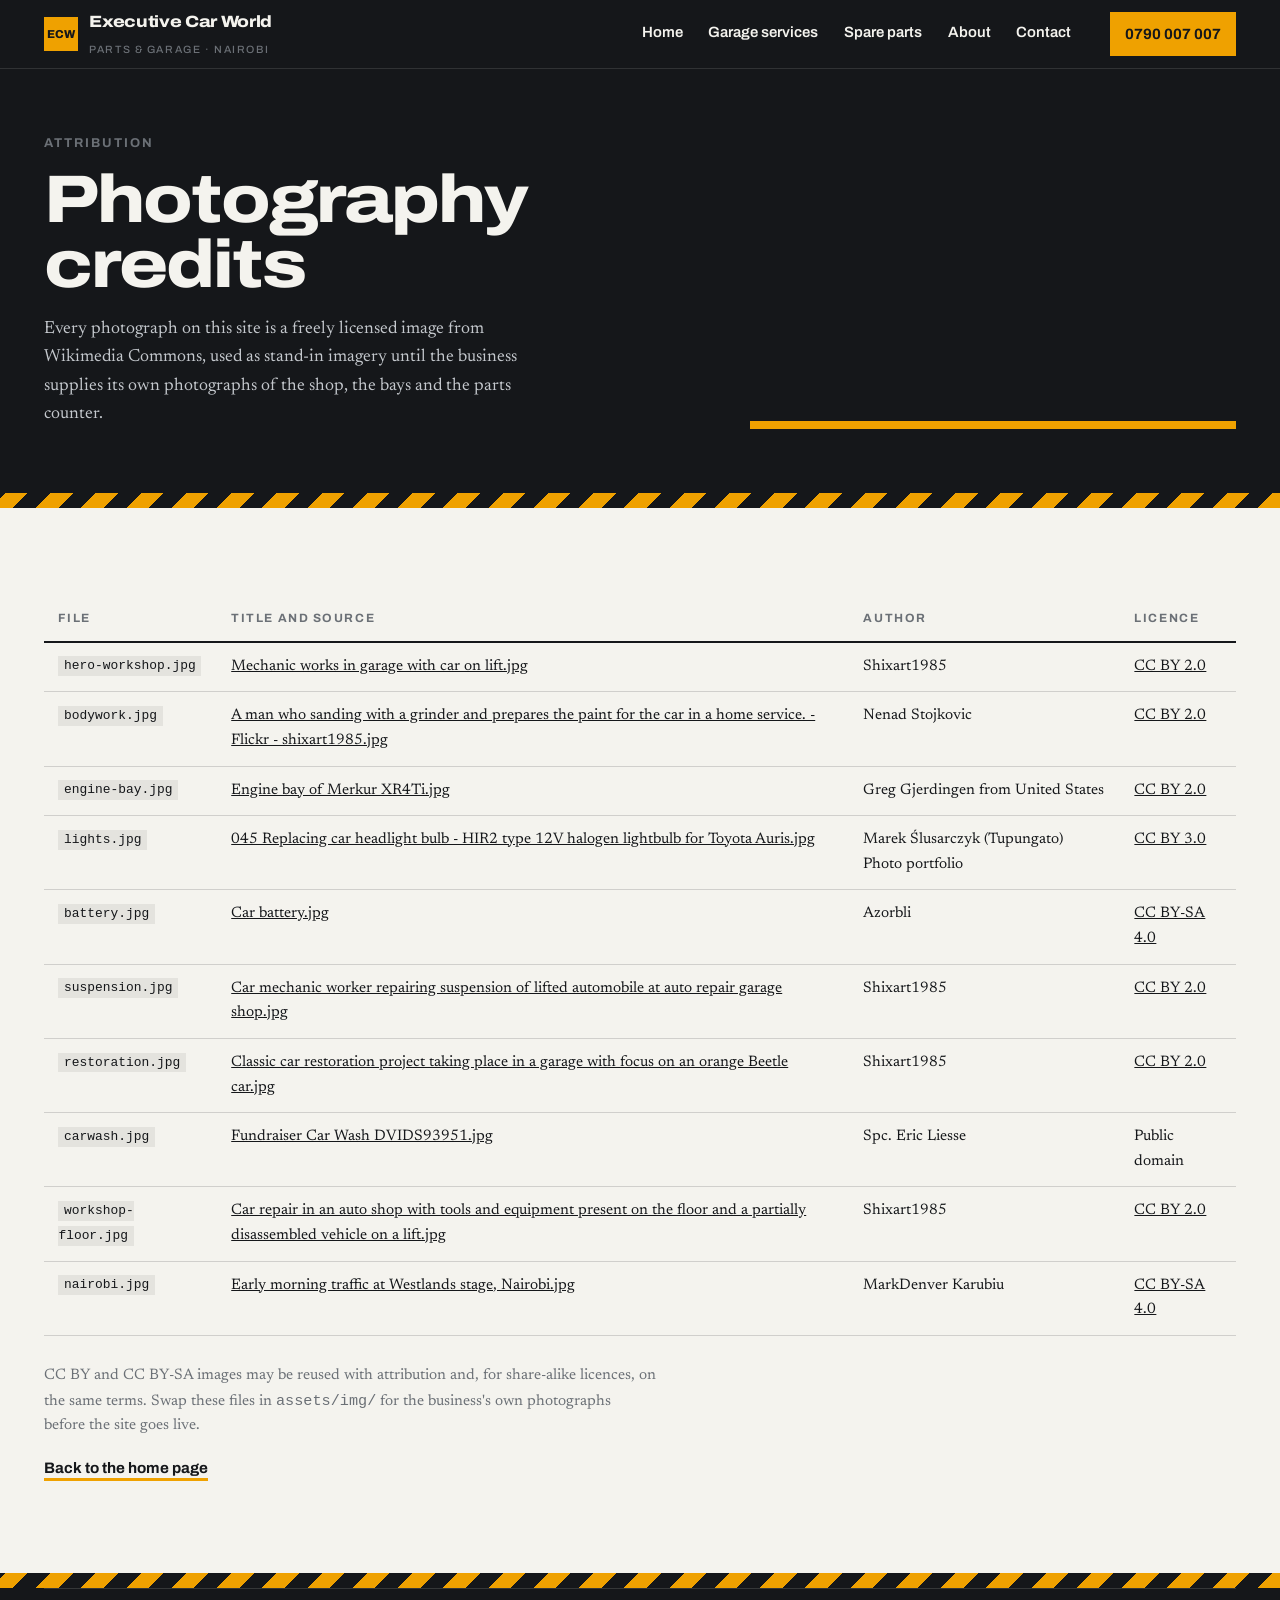
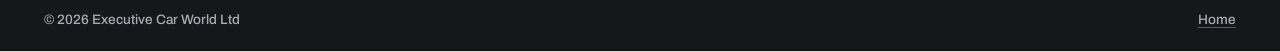
<file: credits.html>
<!DOCTYPE html>
<html lang="en">
<head>
<meta charset="utf-8">
<meta name="viewport" content="width=device-width, initial-scale=1">
<title>Photography credits — Executive Car World</title>
<meta name="robots" content="noindex">
<link rel="icon" href="favicon.svg" type="image/svg+xml">
<link rel="preconnect" href="https://fonts.googleapis.com">
<link rel="preconnect" href="https://fonts.gstatic.com" crossorigin>
<link rel="stylesheet" href="https://fonts.googleapis.com/css2?family=Archivo:wdth,wght@62..125,400..900&family=Newsreader:opsz,wght@6..72,300..600&display=swap">
<link rel="stylesheet" href="assets/css/styles.css">
<style>
  .credits-table { width:100%; border-collapse:collapse; font-size:.95rem; }
  .credits-table th, .credits-table td { text-align:left; padding:.75rem .9rem; border-bottom:1px solid rgba(21,23,26,.16); vertical-align:top; }
  .credits-table th { font-family:var(--font-display); font-size:.75rem; letter-spacing:.13em; text-transform:uppercase; color:var(--steel); border-bottom:2px solid var(--bitumen); }
  .credits-table code { font-size:.85em; background:rgba(21,23,26,.07); padding:.15rem .35rem; }
  .credits-table a { color:var(--bitumen); }
  .table-scroll { overflow-x:auto; }
</style>
</head>
<body>
<a class="skip-link" href="#main">Skip to content</a>

<header class="site-header">
  <div class="wrap site-header__inner">
    <a class="brand" href="index.html">
      <span class="brand__mark">ECW</span>
      <span>
        <span class="brand__name">Executive Car World</span>
        <span class="brand__sub">Parts &amp; garage · Nairobi</span>
      </span>
    </a>
    <button class="nav-toggle" type="button" aria-expanded="false" aria-controls="site-nav" aria-label="Open menu">
      <span class="nav-toggle__bar"></span>
      <span class="nav-toggle__bar"></span>
      <span class="nav-toggle__bar"></span>
    </button>
    <nav class="nav" id="site-nav" aria-label="Primary">
      <a href="index.html">Home</a>
      <a href="services.html">Garage services</a>
      <a href="parts.html">Spare parts</a>
      <a href="about.html">About</a>
      <a href="contact.html">Contact</a>
    </nav>
    <a class="header-cta" href="tel:+254790007007">0790 007 007</a>
  </div>
</header>

<main id="main">
  <section class="page-head">
    <div class="wrap page-head__grid">
      <div>
        <p class="eyebrow">Attribution</p>
        <h1 class="page-head__title">Photography credits</h1>
        <p class="page-head__lede">
          Every photograph on this site is a freely licensed image from Wikimedia
          Commons, used as stand-in imagery until the business supplies its own
          photographs of the shop, the bays and the parts counter.
        </p>
      </div>
      <div class="page-head__media"></div>
    </div>
  </section>

  <div class="stripes" aria-hidden="true"></div>

  <section class="section section--paper">
    <div class="wrap">
      <div class="table-scroll">
        <table class="credits-table">
          <thead>
            <tr><th>File</th><th>Title and source</th><th>Author</th><th>Licence</th></tr>
          </thead>
          <tbody>
        <tr>
          <td><code>hero-workshop.jpg</code></td>
          <td><a href="https://commons.wikimedia.org/wiki/File:Mechanic_works_in_garage_with_car_on_lift.jpg" target="_blank" rel="noopener">Mechanic works in garage with car on lift.jpg</a></td>
          <td>Shixart1985</td>
          <td><a href="https://creativecommons.org/licenses/by/2.0" target="_blank" rel="noopener">CC BY 2.0</a></td>
        </tr>
        <tr>
          <td><code>bodywork.jpg</code></td>
          <td><a href="https://commons.wikimedia.org/wiki/File:A_man_who_sanding_with_a_grinder_and_prepares_the_paint_for_the_car_in_a_home_service._-_Flickr_-_shixart1985.jpg" target="_blank" rel="noopener">A man who sanding with a grinder and prepares the paint for the car in a home service. - Flickr - shixart1985.jpg</a></td>
          <td>Nenad Stojkovic</td>
          <td><a href="https://creativecommons.org/licenses/by/2.0" target="_blank" rel="noopener">CC BY 2.0</a></td>
        </tr>
        <tr>
          <td><code>engine-bay.jpg</code></td>
          <td><a href="" target="_blank" rel="noopener">Engine bay of Merkur XR4Ti.jpg</a></td>
          <td>Greg Gjerdingen from United States</td>
          <td><a href="https://creativecommons.org/licenses/by/2.0" target="_blank" rel="noopener">CC BY 2.0</a></td>
        </tr>
        <tr>
          <td><code>lights.jpg</code></td>
          <td><a href="https://commons.wikimedia.org/wiki/File:045_Replacing_car_headlight_bulb_-_HIR2_type_12V_halogen_lightbulb_for_Toyota_Auris.jpg" target="_blank" rel="noopener">045 Replacing car headlight bulb - HIR2 type 12V halogen lightbulb for Toyota Auris.jpg</a></td>
          <td>Marek Ślusarczyk (Tupungato) Photo portfolio</td>
          <td><a href="https://creativecommons.org/licenses/by/3.0" target="_blank" rel="noopener">CC BY 3.0</a></td>
        </tr>
        <tr>
          <td><code>battery.jpg</code></td>
          <td><a href="https://commons.wikimedia.org/wiki/File:Car_battery.jpg" target="_blank" rel="noopener">Car battery.jpg</a></td>
          <td>Azorbli</td>
          <td><a href="https://creativecommons.org/licenses/by-sa/4.0" target="_blank" rel="noopener">CC BY-SA 4.0</a></td>
        </tr>
        <tr>
          <td><code>suspension.jpg</code></td>
          <td><a href="https://commons.wikimedia.org/wiki/File:Car_mechanic_worker_repairing_suspension_of_lifted_automobile_at_auto_repair_garage_shop.jpg" target="_blank" rel="noopener">Car mechanic worker repairing suspension of lifted automobile at auto repair garage shop.jpg</a></td>
          <td>Shixart1985</td>
          <td><a href="https://creativecommons.org/licenses/by/2.0" target="_blank" rel="noopener">CC BY 2.0</a></td>
        </tr>
        <tr>
          <td><code>restoration.jpg</code></td>
          <td><a href="https://commons.wikimedia.org/wiki/File:Classic_car_restoration_project_taking_place_in_a_garage_with_focus_on_an_orange_Beetle_car.jpg" target="_blank" rel="noopener">Classic car restoration project taking place in a garage with focus on an orange Beetle car.jpg</a></td>
          <td>Shixart1985</td>
          <td><a href="https://creativecommons.org/licenses/by/2.0" target="_blank" rel="noopener">CC BY 2.0</a></td>
        </tr>
        <tr>
          <td><code>carwash.jpg</code></td>
          <td><a href="" target="_blank" rel="noopener">Fundraiser Car Wash DVIDS93951.jpg</a></td>
          <td>Spc. Eric Liesse</td>
          <td>Public domain</td>
        </tr>
        <tr>
          <td><code>workshop-floor.jpg</code></td>
          <td><a href="https://commons.wikimedia.org/wiki/File:Car_repair_in_an_auto_shop_with_tools_and_equipment_present_on_the_floor_and_a_partially_disassembled_vehicle_on_a_lift.jpg" target="_blank" rel="noopener">Car repair in an auto shop with tools and equipment present on the floor and a partially disassembled vehicle on a lift.jpg</a></td>
          <td>Shixart1985</td>
          <td><a href="https://creativecommons.org/licenses/by/2.0" target="_blank" rel="noopener">CC BY 2.0</a></td>
        </tr>
        <tr>
          <td><code>nairobi.jpg</code></td>
          <td><a href="https://commons.wikimedia.org/wiki/File:Early_morning_traffic_at_Westlands_stage,_Nairobi.jpg" target="_blank" rel="noopener">Early morning traffic at Westlands stage, Nairobi.jpg</a></td>
          <td>MarkDenver Karubiu</td>
          <td><a href="https://creativecommons.org/licenses/by-sa/4.0" target="_blank" rel="noopener">CC BY-SA 4.0</a></td>
        </tr>
          </tbody>
        </table>
      </div>
      <p style="margin-top:1.75rem;color:var(--steel);font-size:.95rem">
        CC BY and CC BY-SA images may be reused with attribution and, for
        share-alike licences, on the same terms. Swap these files in
        <code>assets/img/</code> for the business's own photographs before the site
        goes live.
      </p>
      <p><a class="text-link" href="index.html">Back to the home page</a></p>
    </div>
  </section>

  <div class="stripes" aria-hidden="true"></div>
</main>

<footer class="site-footer">
  <div class="wrap footer__base">
    <span>&copy; <span id="year">2026</span> Executive Car World Ltd</span>
    <span><a href="index.html" style="text-decoration:none;border-bottom:1px solid rgba(244,243,238,.3)">Home</a></span>
  </div>
</footer>

<script src="assets/js/main.js"></script>
</body>
</html>
</file>
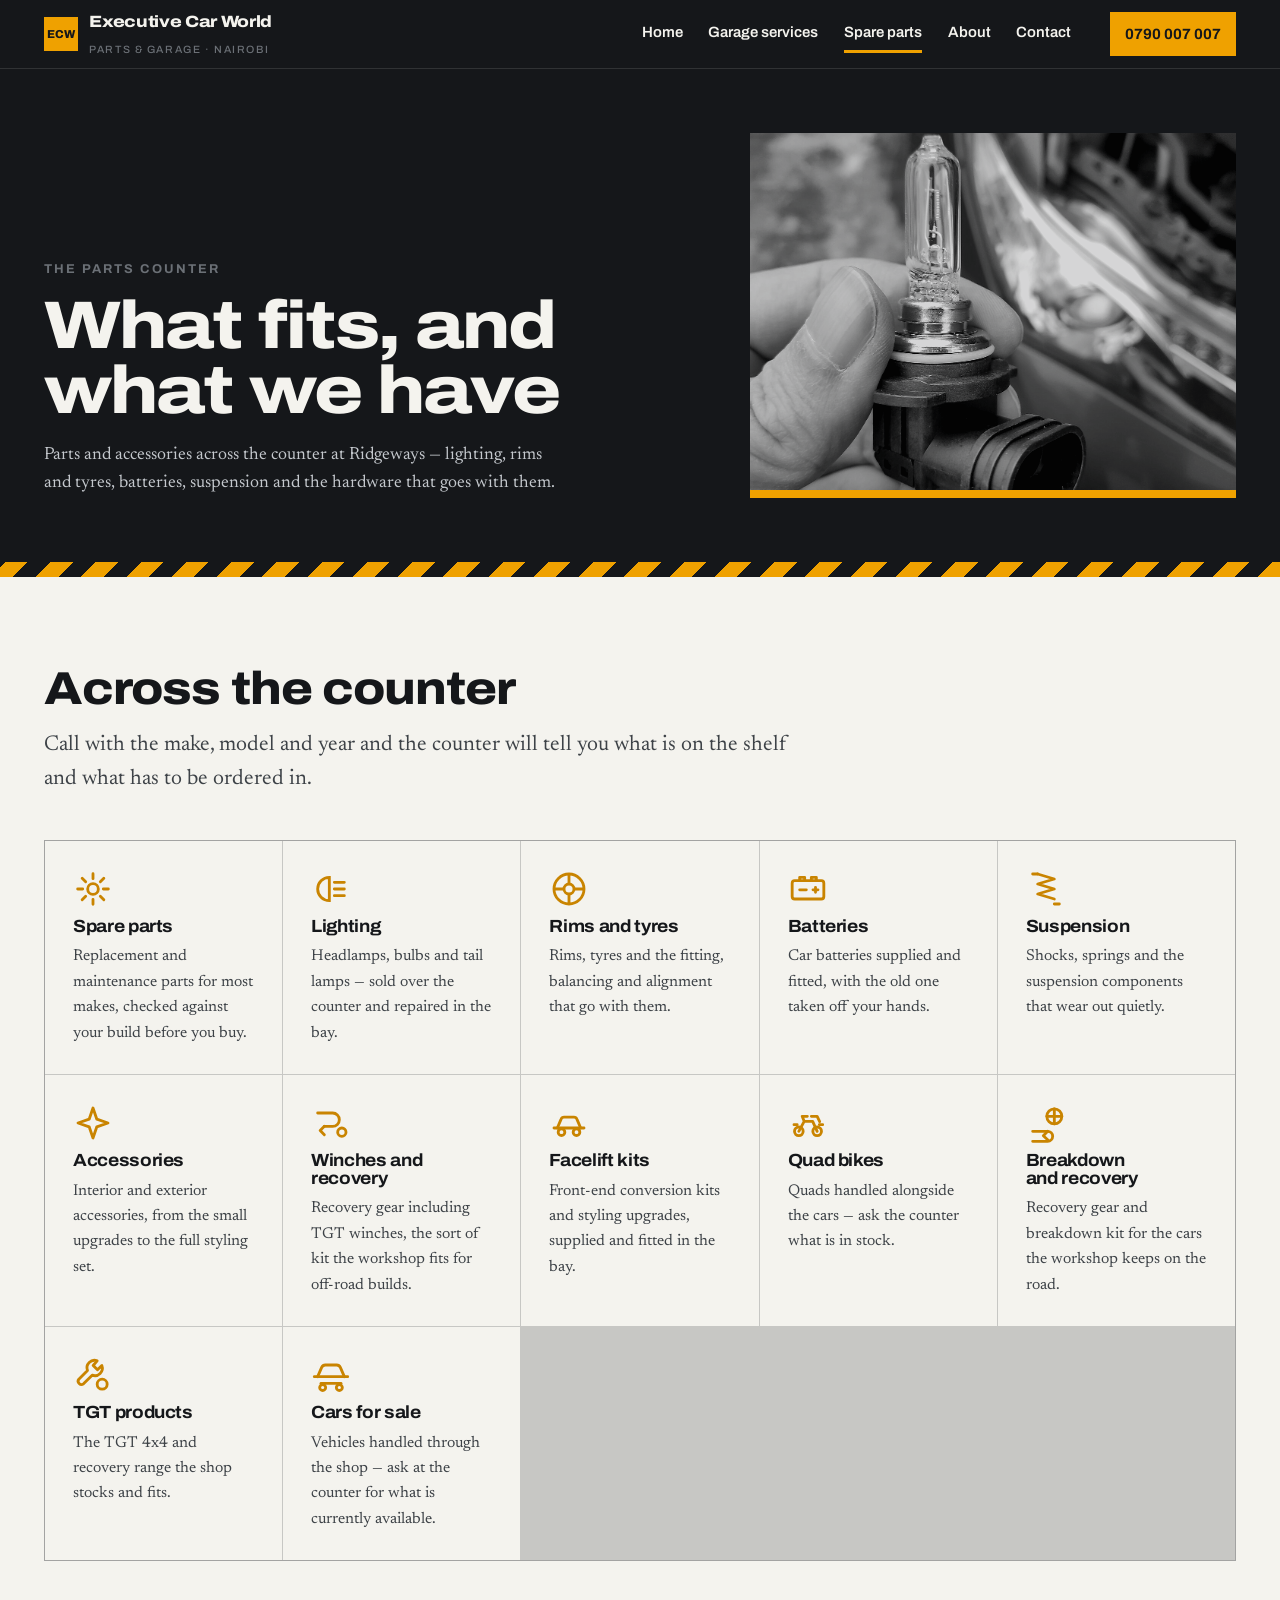
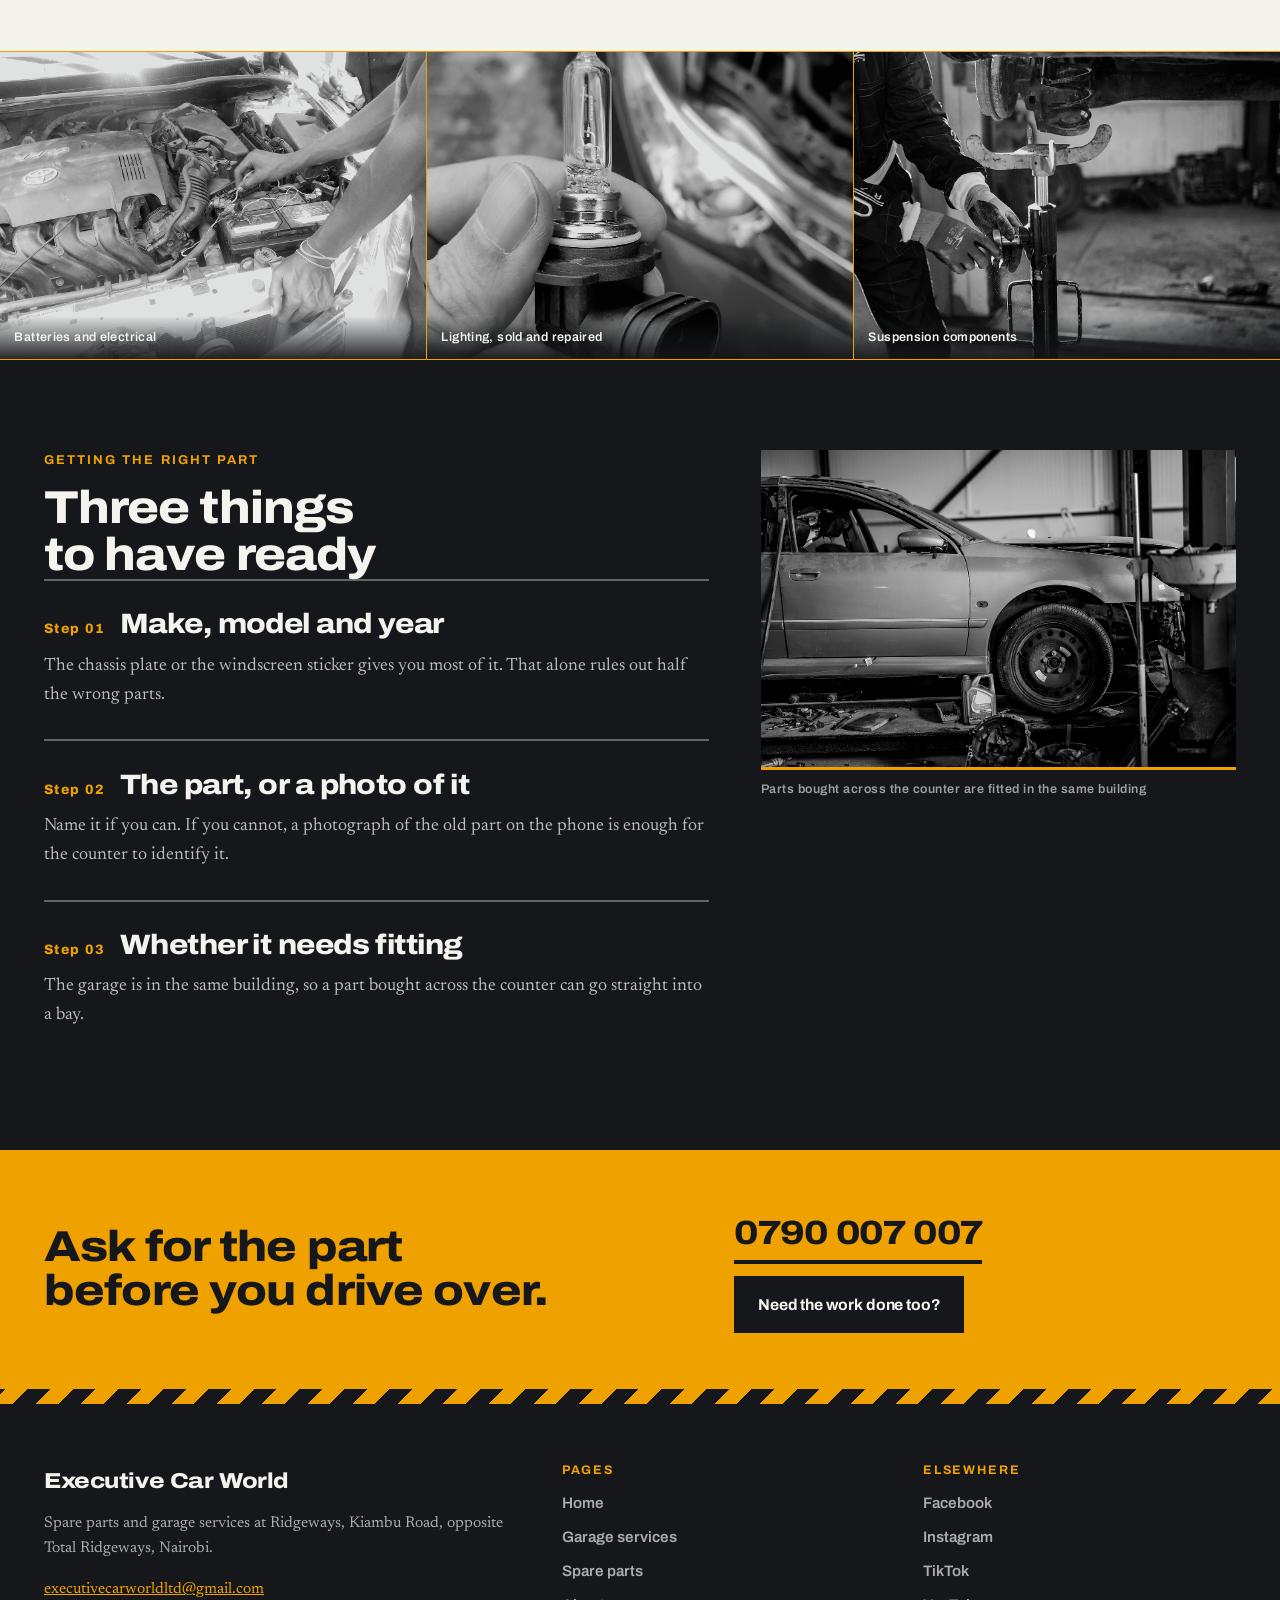
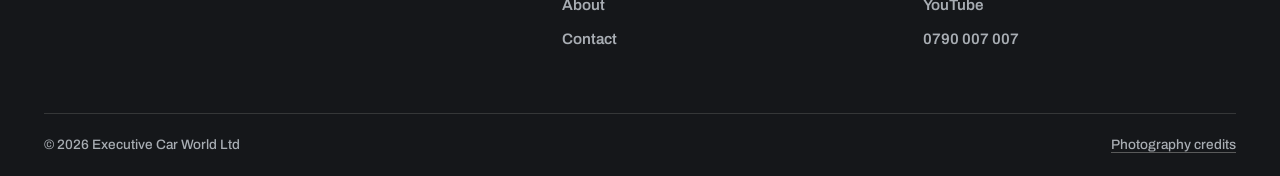
<file: parts.html>
<!DOCTYPE html>
<html lang="en">
<head>
<meta charset="utf-8">
<meta name="viewport" content="width=device-width, initial-scale=1">
<title>Spare parts and accessories — Executive Car World, Nairobi</title>
<meta name="description" content="Spare parts, lighting, rims and tyres, batteries, suspension, accessories, winches, facelift kits and cars for sale across the counter at Executive Car World, Ridgeways, Kiambu Road, Nairobi.">
<link rel="icon" href="favicon.svg" type="image/svg+xml">
<link rel="preconnect" href="https://fonts.googleapis.com">
<link rel="preconnect" href="https://fonts.gstatic.com" crossorigin>
<link rel="stylesheet" href="https://fonts.googleapis.com/css2?family=Archivo:wdth,wght@62..125,400..900&family=Newsreader:opsz,wght@6..72,300..600&display=swap">
<link rel="stylesheet" href="assets/css/styles.css">
</head>
<body>
<a class="skip-link" href="#main">Skip to content</a>

<header class="site-header">
  <div class="wrap site-header__inner">
    <a class="brand" href="index.html">
      <span class="brand__mark">ECW</span>
      <span>
        <span class="brand__name">Executive Car World</span>
        <span class="brand__sub">Parts &amp; garage · Nairobi</span>
      </span>
    </a>

    <button class="nav-toggle" type="button" aria-expanded="false" aria-controls="site-nav" aria-label="Open menu">
      <span class="nav-toggle__bar"></span>
      <span class="nav-toggle__bar"></span>
      <span class="nav-toggle__bar"></span>
    </button>

    <nav class="nav" id="site-nav" aria-label="Primary">
      <a href="index.html">Home</a>
      <a href="services.html">Garage services</a>
      <a href="parts.html" aria-current="page">Spare parts</a>
      <a href="about.html">About</a>
      <a href="contact.html">Contact</a>
    </nav>

    <a class="header-cta" href="tel:+254790007007">0790 007 007</a>
  </div>
</header>

<main id="main">

  <section class="page-head">
    <div class="wrap page-head__grid">
      <div>
        <p class="eyebrow">The parts counter</p>
        <h1 class="page-head__title">What fits, and what we have</h1>
        <p class="page-head__lede">
          Parts and accessories across the counter at Ridgeways — lighting, rims
          and tyres, batteries, suspension and the hardware that goes with them.
        </p>
      </div>
      <div class="page-head__media">
        <img class="photo" src="assets/img/lights.jpg" fetchpriority="high" decoding="async"
             alt="A technician holding a halogen headlight bulb next to an opened headlamp unit">
      </div>
    </div>
  </section>

  <div class="stripes" aria-hidden="true"></div>

  <section class="section section--paper">
    <div class="wrap">
      <div class="section-head">
        <h2 class="section-title">Across the counter</h2>
        <p class="section-intro lede">
          Call with the make, model and year and the counter will tell you what is
          on the shelf and what has to be ordered in.
        </p>
      </div>

      <div class="parts-grid">
        <div class="part">
          <span class="part__icon"><svg viewBox="0 0 24 24" fill="none" stroke="currentColor" stroke-width="1.7" stroke-linecap="round" stroke-linejoin="round" aria-hidden="true"><circle cx="12" cy="12" r="3.2"/><path d="M12 2.8v3M12 18.2v3M2.8 12h3M18.2 12h3M5.5 5.5l2.1 2.1M16.4 16.4l2.1 2.1M18.5 5.5l-2.1 2.1M7.6 16.4l-2.1 2.1"/></svg></span>
          <h3 class="part__name">Spare parts</h3>
          <p class="part__desc">Replacement and maintenance parts for most makes, checked against your build before you buy.</p>
        </div>

        <div class="part">
          <span class="part__icon"><svg viewBox="0 0 24 24" fill="none" stroke="currentColor" stroke-width="1.7" stroke-linecap="round" aria-hidden="true"><path d="M4 12a7 7 0 0 1 7-7v14a7 7 0 0 1-7-7z"/><path d="M14 8h6M14 12h6M14 16h6"/></svg></span>
          <h3 class="part__name">Lighting</h3>
          <p class="part__desc">Headlamps, bulbs and tail lamps — sold over the counter and repaired in the bay.</p>
        </div>

        <div class="part">
          <span class="part__icon"><svg viewBox="0 0 24 24" fill="none" stroke="currentColor" stroke-width="1.7" aria-hidden="true"><circle cx="12" cy="12" r="9"/><circle cx="12" cy="12" r="3"/><path d="M12 3v6M12 15v6M3 12h6M15 12h6"/></svg></span>
          <h3 class="part__name">Rims and tyres</h3>
          <p class="part__desc">Rims, tyres and the fitting, balancing and alignment that go with them.</p>
        </div>

        <div class="part">
          <span class="part__icon"><svg viewBox="0 0 24 24" fill="none" stroke="currentColor" stroke-width="1.7" stroke-linecap="round" stroke-linejoin="round" aria-hidden="true"><rect x="2.5" y="7" width="19" height="11" rx="1.5"/><path d="M7 7V5h3v2M14 7V5h3v2M7 12.5h4M16.5 11v3M15 12.5h3"/></svg></span>
          <h3 class="part__name">Batteries</h3>
          <p class="part__desc">Car batteries supplied and fitted, with the old one taken off your hands.</p>
        </div>

        <div class="part">
          <span class="part__icon"><svg viewBox="0 0 24 24" fill="none" stroke="currentColor" stroke-width="1.7" stroke-linecap="round" stroke-linejoin="round" aria-hidden="true"><path d="M7 3l10 3-10 3 10 3-10 3 10 3"/><path d="M4 3h3M17 21h3"/></svg></span>
          <h3 class="part__name">Suspension</h3>
          <p class="part__desc">Shocks, springs and the suspension components that wear out quietly.</p>
        </div>

        <div class="part">
          <span class="part__icon"><svg viewBox="0 0 24 24" fill="none" stroke="currentColor" stroke-width="1.7" stroke-linecap="round" stroke-linejoin="round" aria-hidden="true"><path d="M12 3l2.3 6.7L21 12l-6.7 2.3L12 21l-2.3-6.7L3 12l6.7-2.3z"/></svg></span>
          <h3 class="part__name">Accessories</h3>
          <p class="part__desc">Interior and exterior accessories, from the small upgrades to the full styling set.</p>
        </div>

        <div class="part">
          <span class="part__icon"><svg viewBox="0 0 24 24" fill="none" stroke="currentColor" stroke-width="1.7" stroke-linecap="round" stroke-linejoin="round" aria-hidden="true"><path d="M4 6h9a4 4 0 0 1 0 8H8"/><path d="M8 14l-2.5 2.5L8 19"/><circle cx="18.5" cy="17.5" r="2.5"/></svg></span>
          <h3 class="part__name">Winches and recovery</h3>
          <p class="part__desc">Recovery gear including TGT winches, the sort of kit the workshop fits for off-road builds.</p>
        </div>

        <div class="part">
          <span class="part__icon"><svg viewBox="0 0 24 24" fill="none" stroke="currentColor" stroke-width="1.7" stroke-linecap="round" stroke-linejoin="round" aria-hidden="true"><path d="M3 15h18"/><path d="M5 15l2.2-5.2A2 2 0 0 1 9.1 8.5h5.8a2 2 0 0 1 1.9 1.3L19 15"/><circle cx="7.5" cy="17.5" r="2"/><circle cx="16.5" cy="17.5" r="2"/></svg></span>
          <h3 class="part__name">Facelift kits</h3>
          <p class="part__desc">Front-end conversion kits and styling upgrades, supplied and fitted in the bay.</p>
        </div>

        <div class="part">
          <span class="part__icon"><svg viewBox="0 0 24 24" fill="none" stroke="currentColor" stroke-width="1.7" stroke-linecap="round" stroke-linejoin="round" aria-hidden="true"><circle cx="6.5" cy="17" r="2.6"/><circle cx="17.5" cy="17" r="2.6"/><path d="M6.5 17l3.2-6h5.1l2.7 6M9.7 11l-1.2-3h3.1M14 8h3.5l1.5 3.2"/><path d="M3.6 13h1.9M18.8 13h2"/></svg></span>
          <h3 class="part__name">Quad bikes</h3>
          <p class="part__desc">Quads handled alongside the cars — ask the counter what is in stock.</p>
        </div>

        <div class="part">
          <span class="part__icon"><svg viewBox="0 0 24 24" fill="none" stroke="currentColor" stroke-width="1.7" stroke-linecap="round" stroke-linejoin="round" aria-hidden="true"><path d="M4 17h9a3 3 0 0 1 0 6H4"/><path d="M13 17l-2.6 2.6L13 22"/><circle cx="17" cy="8" r="4.5"/><path d="M17 3.5v9M12.5 8h9"/></svg></span>
          <h3 class="part__name">Breakdown and recovery</h3>
          <p class="part__desc">Recovery gear and breakdown kit for the cars the workshop keeps on the road.</p>
        </div>

        <div class="part">
          <span class="part__icon"><svg viewBox="0 0 24 24" fill="none" stroke="currentColor" stroke-width="1.7" stroke-linecap="round" stroke-linejoin="round" aria-hidden="true"><path d="M14.5 3.5a4.5 4.5 0 0 0-5.8 5.8l-5.2 5.2a2 2 0 0 0 2.8 2.8l5.2-5.2a4.5 4.5 0 0 0 5.8-5.8l-2.6 2.6-2.6-2.6z"/><circle cx="17.5" cy="17.5" r="3"/></svg></span>
          <h3 class="part__name">TGT products</h3>
          <p class="part__desc">The TGT 4x4 and recovery range the shop stocks and fits.</p>
        </div>

        <div class="part">
          <span class="part__icon"><svg viewBox="0 0 24 24" fill="none" stroke="currentColor" stroke-width="1.7" stroke-linecap="round" stroke-linejoin="round" aria-hidden="true"><path d="M2 13h20"/><path d="M4 13l2.4-5.6A2.5 2.5 0 0 1 8.8 6h6.4a2.5 2.5 0 0 1 2.4 1.4L20 13"/><path d="M6 17h12"/><circle cx="7" cy="19.5" r="1.8"/><circle cx="17" cy="19.5" r="1.8"/></svg></span>
          <h3 class="part__name">Cars for sale</h3>
          <p class="part__desc">Vehicles handled through the shop — ask at the counter for what is currently available.</p>
        </div>
      </div>
    </div>
  </section>

  <div class="band">
    <figure class="band__item">
      <img class="photo" src="assets/img/battery.jpg" loading="lazy" decoding="async"
           alt="Hands working under the bonnet of a car">
      <figcaption>Batteries and electrical</figcaption>
    </figure>
    <figure class="band__item">
      <img class="photo" src="assets/img/lights.jpg" loading="lazy" decoding="async"
           alt="A halogen headlight bulb held in front of an opened headlamp">
      <figcaption>Lighting, sold and repaired</figcaption>
    </figure>
    <figure class="band__item">
      <img class="photo" src="assets/img/suspension.jpg" loading="lazy" decoding="async"
           alt="A technician fitting a suspension component with a hydraulic press">
      <figcaption>Suspension components</figcaption>
    </figure>
  </div>

  <section class="section section--bitumen">
    <div class="wrap split">
      <div>
        <p class="eyebrow">Getting the right part</p>
        <h2 class="section-title">Three things to have ready</h2>

        <article class="svc" style="border-top-color:rgba(244,243,238,.35)">
          <div class="svc__head"><span class="svc__no">Step 01</span><h3 class="svc__title">Make, model and year</h3></div>
          <p class="svc__body" style="color:#b9bdc2">The chassis plate or the windscreen sticker gives you most of it. That alone rules out half the wrong parts.</p>
        </article>

        <article class="svc" style="border-top-color:rgba(244,243,238,.35);border-bottom-color:rgba(244,243,238,.35)">
          <div class="svc__head"><span class="svc__no">Step 02</span><h3 class="svc__title">The part, or a photo of it</h3></div>
          <p class="svc__body" style="color:#b9bdc2">Name it if you can. If you cannot, a photograph of the old part on the phone is enough for the counter to identify it.</p>
        </article>

        <article class="svc" style="border-top-color:rgba(244,243,238,.35);border-bottom:0">
          <div class="svc__head"><span class="svc__no">Step 03</span><h3 class="svc__title">Whether it needs fitting</h3></div>
          <p class="svc__body" style="color:#b9bdc2">The garage is in the same building, so a part bought across the counter can go straight into a bay.</p>
        </article>
      </div>

      <figure class="figure" style="background:transparent">
        <img class="photo" src="assets/img/workshop-floor.jpg" loading="lazy" decoding="async"
             alt="A damaged car stripped down for accident repair inside the workshop">
        <figcaption>Parts bought across the counter are fitted in the same building</figcaption>
      </figure>
    </div>
  </section>

  <section class="cta-band">
    <div class="wrap cta-band__grid">
      <h2 class="cta-band__title">Ask for the part before you drive over.</h2>
      <div class="cta-band__actions">
        <a class="cta-band__phone" href="tel:+254790007007">0790 007 007</a>
        <a class="btn btn--dark" href="services.html">Need the work done too?</a>
      </div>
    </div>
  </section>

  <div class="stripes" aria-hidden="true"></div>
</main>

<footer class="site-footer">
  <div class="wrap footer__grid">
    <div>
      <p class="footer__brand">Executive Car World</p>
      <p>Spare parts and garage services at Ridgeways, Kiambu Road, opposite Total Ridgeways, Nairobi.</p>
      <p><a href="mailto:executivecarworldltd@gmail.com" style="color:var(--amber)">executivecarworldltd@gmail.com</a></p>
    </div>
    <div class="footer__col">
      <h4>Pages</h4>
      <ul>
        <li><a href="index.html">Home</a></li>
        <li><a href="services.html">Garage services</a></li>
        <li><a href="parts.html">Spare parts</a></li>
        <li><a href="about.html">About</a></li>
        <li><a href="contact.html">Contact</a></li>
      </ul>
    </div>
    <div class="footer__col">
      <h4>Elsewhere</h4>
      <ul>
        <li><a href="https://www.facebook.com/ExecutiveCarWorld/" target="_blank" rel="noopener">Facebook</a></li>
        <li><a href="https://www.instagram.com/executivecarworld/" target="_blank" rel="noopener">Instagram</a></li>
        <li><a href="https://www.tiktok.com/@executive.car.world" target="_blank" rel="noopener">TikTok</a></li>
        <li><a href="https://www.youtube.com/channel/UCBXUPS2I87zuACgQIcGRN_g" target="_blank" rel="noopener">YouTube</a></li>
        <li><a href="tel:+254790007007">0790 007 007</a></li>
      </ul>
    </div>
  </div>
  <div class="wrap footer__base">
    <span>© <span id="year">2026</span> Executive Car World Ltd</span>
    <span><a href="credits.html" style="text-decoration:none;border-bottom:1px solid rgba(244,243,238,.3)">Photography credits</a></span>
  </div>
</footer>

<script src="assets/js/main.js"></script>
</body>
</html>
</file>
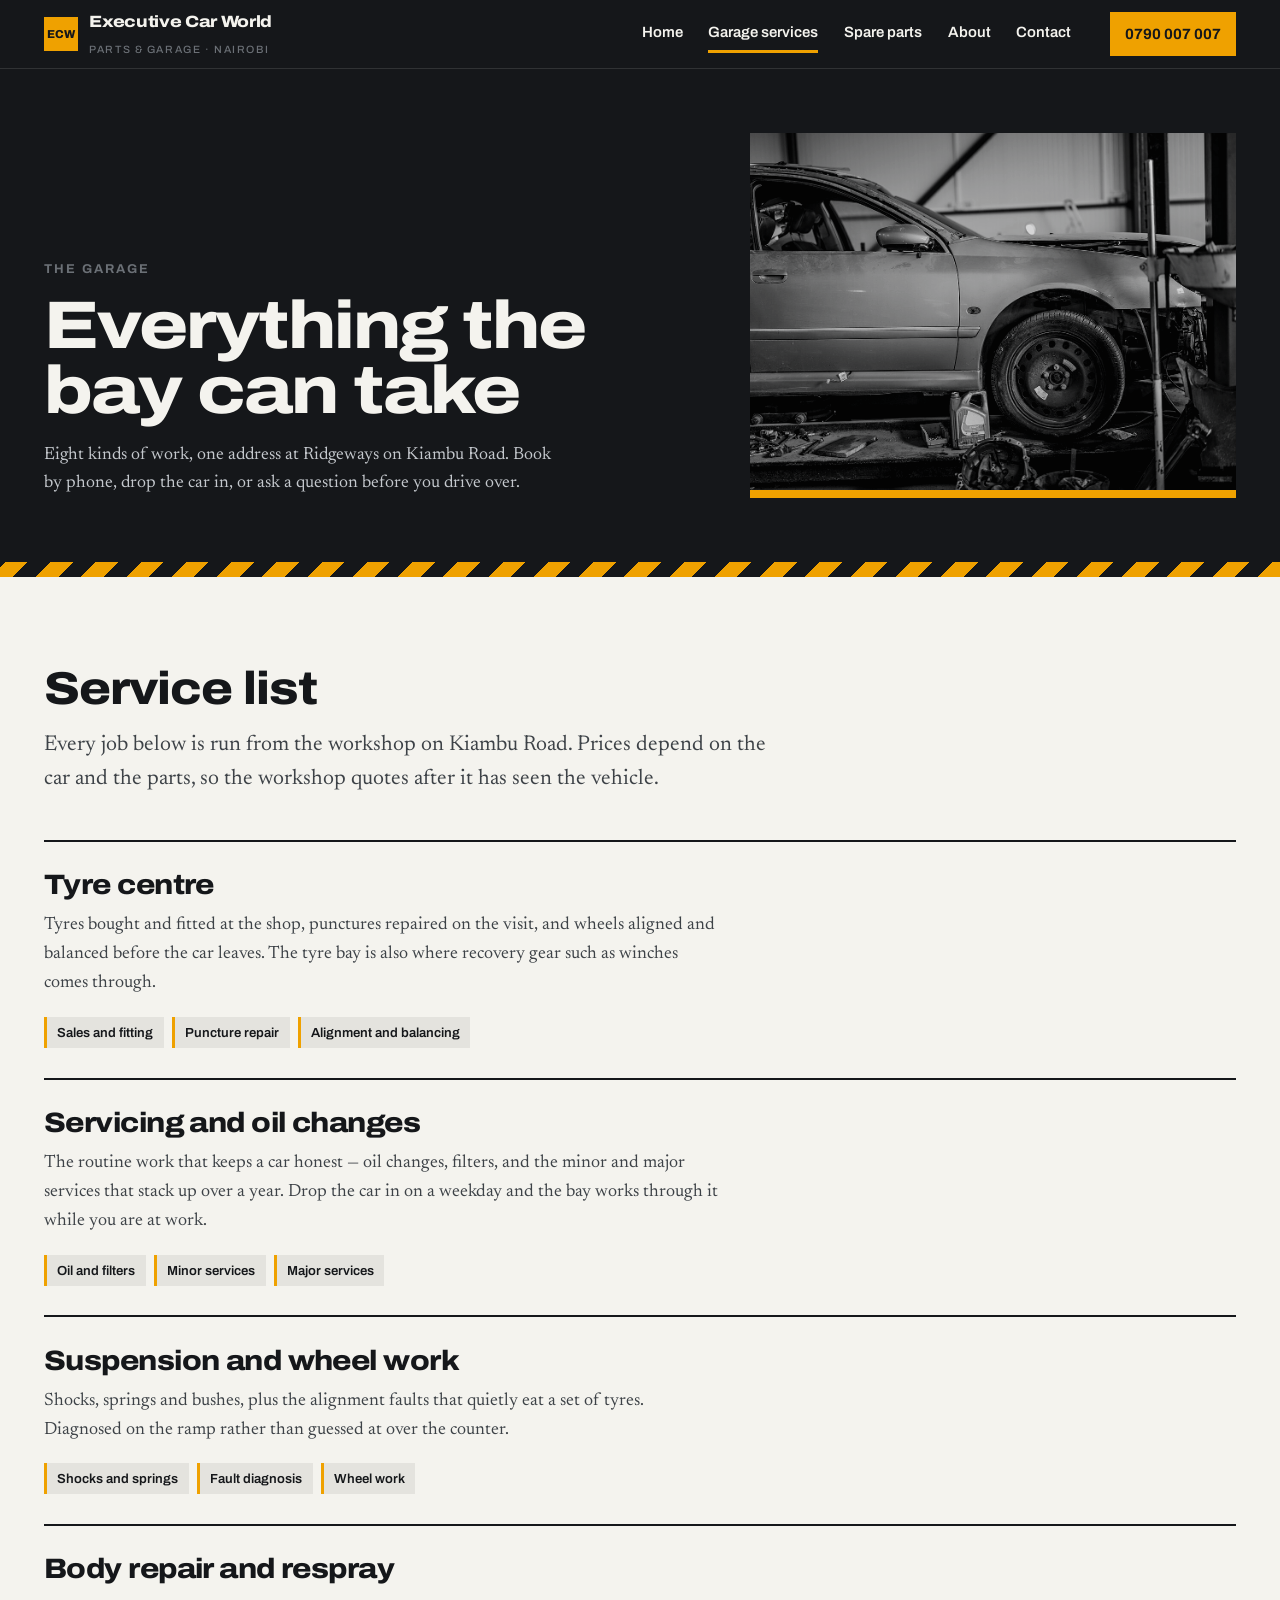
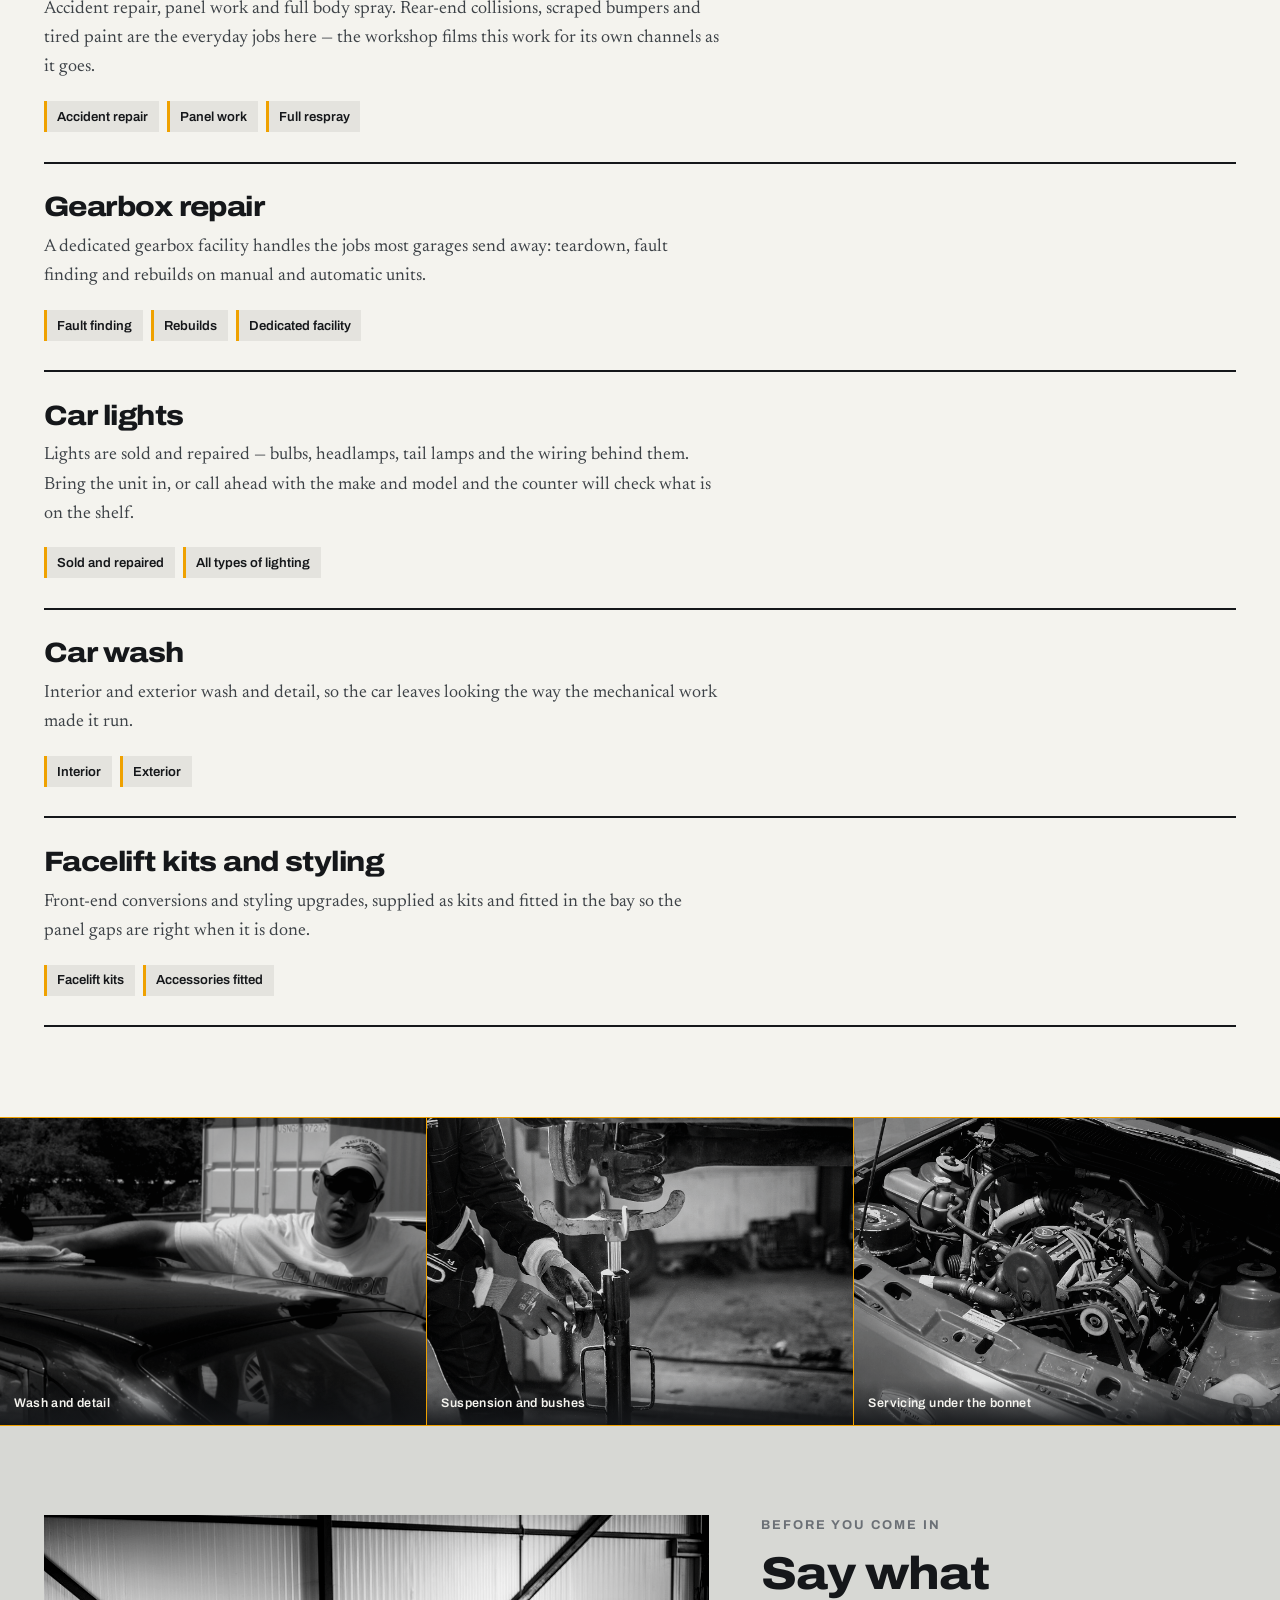
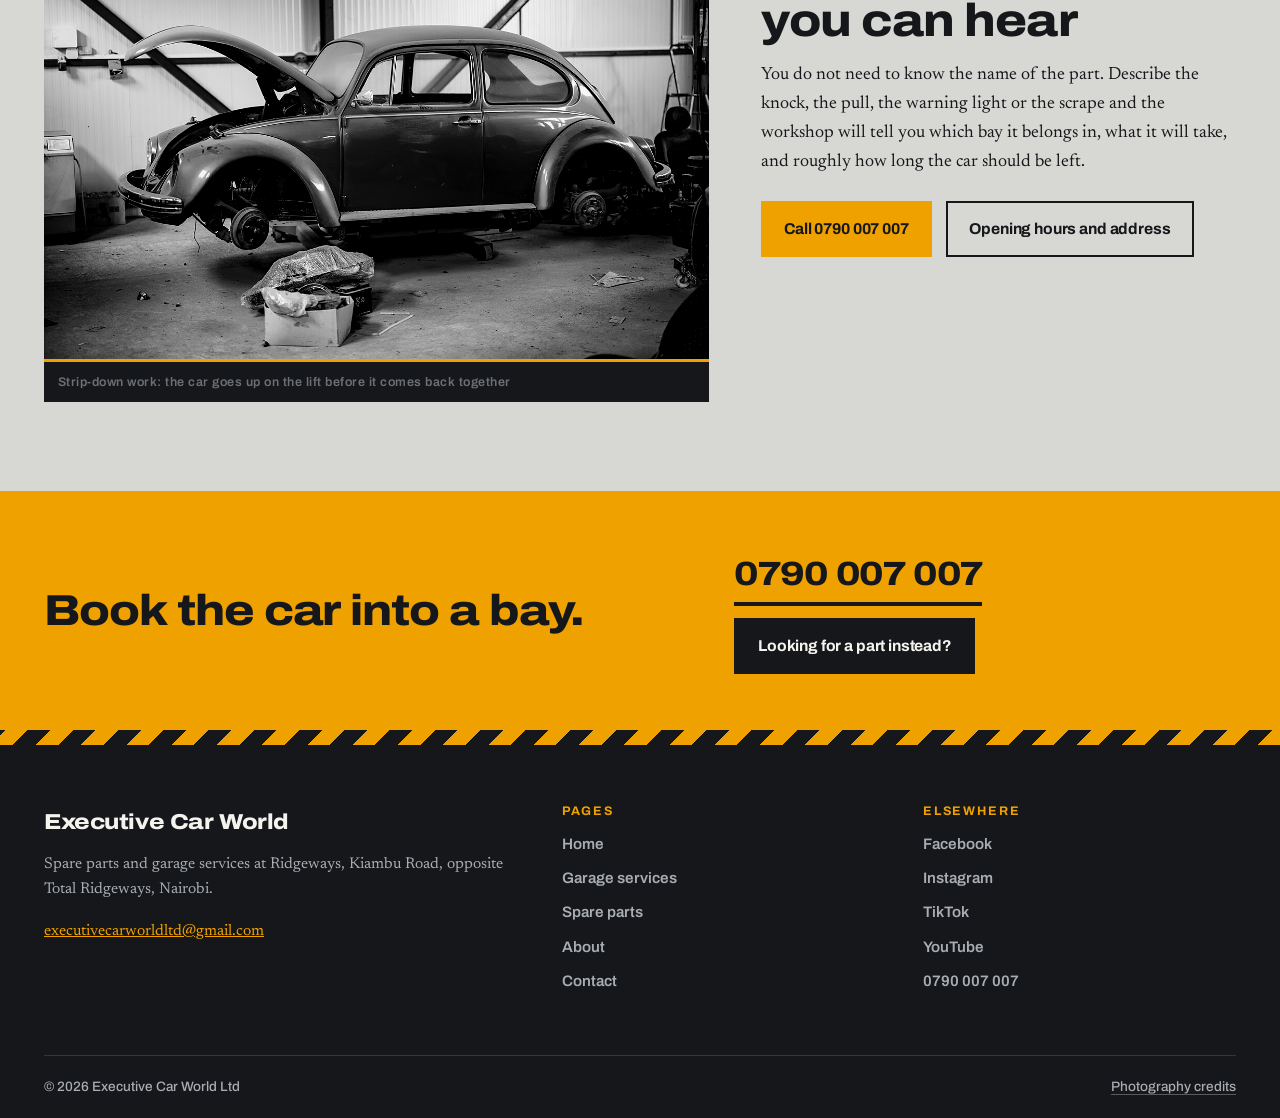
<file: services.html>
<!DOCTYPE html>
<html lang="en">
<head>
<meta charset="utf-8">
<meta name="viewport" content="width=device-width, initial-scale=1">
<title>Garage services — Executive Car World, Kiambu Road Nairobi</title>
<meta name="description" content="Tyre centre, servicing and oil changes, suspension work, body repair and respray, gearbox repair, car lights, car wash and facelift kits at Executive Car World, Ridgeways, Kiambu Road, Nairobi.">
<link rel="icon" href="favicon.svg" type="image/svg+xml">
<link rel="preconnect" href="https://fonts.googleapis.com">
<link rel="preconnect" href="https://fonts.gstatic.com" crossorigin>
<link rel="stylesheet" href="https://fonts.googleapis.com/css2?family=Archivo:wdth,wght@62..125,400..900&family=Newsreader:opsz,wght@6..72,300..600&display=swap">
<link rel="stylesheet" href="assets/css/styles.css">
</head>
<body>
<a class="skip-link" href="#main">Skip to content</a>

<header class="site-header">
  <div class="wrap site-header__inner">
    <a class="brand" href="index.html">
      <span class="brand__mark">ECW</span>
      <span>
        <span class="brand__name">Executive Car World</span>
        <span class="brand__sub">Parts &amp; garage · Nairobi</span>
      </span>
    </a>

    <button class="nav-toggle" type="button" aria-expanded="false" aria-controls="site-nav" aria-label="Open menu">
      <span class="nav-toggle__bar"></span>
      <span class="nav-toggle__bar"></span>
      <span class="nav-toggle__bar"></span>
    </button>

    <nav class="nav" id="site-nav" aria-label="Primary">
      <a href="index.html">Home</a>
      <a href="services.html" aria-current="page">Garage services</a>
      <a href="parts.html">Spare parts</a>
      <a href="about.html">About</a>
      <a href="contact.html">Contact</a>
    </nav>

    <a class="header-cta" href="tel:+254790007007">0790 007 007</a>
  </div>
</header>

<main id="main">

  <section class="page-head">
    <div class="wrap page-head__grid">
      <div>
        <p class="eyebrow">The garage</p>
        <h1 class="page-head__title">Everything the bay can take</h1>
        <p class="page-head__lede">
          Eight kinds of work, one address at Ridgeways on Kiambu Road. Book by
          phone, drop the car in, or ask a question before you drive over.
        </p>
      </div>
      <div class="page-head__media">
        <img class="photo" src="assets/img/workshop-floor.jpg" fetchpriority="high" decoding="async"
             alt="A damaged car stripped down for accident repair inside the workshop">
      </div>
    </div>
  </section>

  <div class="stripes" aria-hidden="true"></div>

  <section class="section section--paper">
    <div class="wrap">
      <div class="section-head">
        <h2 class="section-title">Service list</h2>
        <p class="section-intro lede">
          Every job below is run from the workshop on Kiambu Road. Prices depend
          on the car and the parts, so the workshop quotes after it has seen the
          vehicle.
        </p>
      </div>

      <article class="svc">
        <div class="svc__head"><h3 class="svc__title">Tyre centre</h3></div>
        <p class="svc__body">
          Tyres bought and fitted at the shop, punctures repaired on the visit,
          and wheels aligned and balanced before the car leaves. The tyre bay is
          also where recovery gear such as winches comes through.
        </p>
        <div class="svc__points">
          <span class="chip">Sales and fitting</span>
          <span class="chip">Puncture repair</span>
          <span class="chip">Alignment and balancing</span>
        </div>
      </article>

      <article class="svc">
        <div class="svc__head"><h3 class="svc__title">Servicing and oil changes</h3></div>
        <p class="svc__body">
          The routine work that keeps a car honest — oil changes, filters, and the
          minor and major services that stack up over a year. Drop the car in on a
          weekday and the bay works through it while you are at work.
        </p>
        <div class="svc__points">
          <span class="chip">Oil and filters</span>
          <span class="chip">Minor services</span>
          <span class="chip">Major services</span>
        </div>
      </article>

      <article class="svc">
        <div class="svc__head"><h3 class="svc__title">Suspension and wheel work</h3></div>
        <p class="svc__body">
          Shocks, springs and bushes, plus the alignment faults that quietly eat a
          set of tyres. Diagnosed on the ramp rather than guessed at over the
          counter.
        </p>
        <div class="svc__points">
          <span class="chip">Shocks and springs</span>
          <span class="chip">Fault diagnosis</span>
          <span class="chip">Wheel work</span>
        </div>
      </article>

      <article class="svc">
        <div class="svc__head"><h3 class="svc__title">Body repair and respray</h3></div>
        <p class="svc__body">
          Accident repair, panel work and full body spray. Rear-end collisions,
          scraped bumpers and tired paint are the everyday jobs here — the
          workshop films this work for its own channels as it goes.
        </p>
        <div class="svc__points">
          <span class="chip">Accident repair</span>
          <span class="chip">Panel work</span>
          <span class="chip">Full respray</span>
        </div>
      </article>

      <article class="svc">
        <div class="svc__head"><h3 class="svc__title">Gearbox repair</h3></div>
        <p class="svc__body">
          A dedicated gearbox facility handles the jobs most garages send away:
          teardown, fault finding and rebuilds on manual and automatic units.
        </p>
        <div class="svc__points">
          <span class="chip">Fault finding</span>
          <span class="chip">Rebuilds</span>
          <span class="chip">Dedicated facility</span>
        </div>
      </article>

      <article class="svc">
        <div class="svc__head"><h3 class="svc__title">Car lights</h3></div>
        <p class="svc__body">
          Lights are sold and repaired — bulbs, headlamps, tail lamps and the
          wiring behind them. Bring the unit in, or call ahead with the make and
          model and the counter will check what is on the shelf.
        </p>
        <div class="svc__points">
          <span class="chip">Sold and repaired</span>
          <span class="chip">All types of lighting</span>
        </div>
      </article>

      <article class="svc">
        <div class="svc__head"><h3 class="svc__title">Car wash</h3></div>
        <p class="svc__body">
          Interior and exterior wash and detail, so the car leaves looking the way
          the mechanical work made it run.
        </p>
        <div class="svc__points">
          <span class="chip">Interior</span>
          <span class="chip">Exterior</span>
        </div>
      </article>

      <article class="svc">
        <div class="svc__head"><h3 class="svc__title">Facelift kits and styling</h3></div>
        <p class="svc__body">
          Front-end conversions and styling upgrades, supplied as kits and fitted
          in the bay so the panel gaps are right when it is done.
        </p>
        <div class="svc__points">
          <span class="chip">Facelift kits</span>
          <span class="chip">Accessories fitted</span>
        </div>
      </article>
    </div>
  </section>

  <div class="band">
    <figure class="band__item">
      <img class="photo" src="assets/img/carwash.jpg" loading="lazy" decoding="async"
           alt="A car being washed by hand at a wash bay">
      <figcaption>Wash and detail</figcaption>
    </figure>
    <figure class="band__item">
      <img class="photo" src="assets/img/suspension.jpg" loading="lazy" decoding="async"
           alt="A technician pressing a suspension bush into place with a hydraulic tool">
      <figcaption>Suspension and bushes</figcaption>
    </figure>
    <figure class="band__item">
      <img class="photo" src="assets/img/engine-bay.jpg" loading="lazy" decoding="async"
           alt="An engine bay with the bonnet open during a service">
      <figcaption>Servicing under the bonnet</figcaption>
    </figure>
  </div>

  <section class="section">
    <div class="wrap split">
      <figure class="figure">
        <img class="photo" src="assets/img/restoration.jpg" loading="lazy" decoding="async"
             alt="A car part way through restoration on a lift with the bonnet open and wheels removed">
        <figcaption>Strip-down work: the car goes up on the lift before it comes back together</figcaption>
      </figure>

      <div>
        <p class="eyebrow">Before you come in</p>
        <h2 class="section-title">Say what you can hear</h2>
        <p class="section-intro">
          You do not need to know the name of the part. Describe the knock, the
          pull, the warning light or the scrape and the workshop will tell you
          which bay it belongs in, what it will take, and roughly how long the
          car should be left.
        </p>
        <div class="btn-row" style="margin-top:1.5rem">
          <a class="btn btn--primary" href="tel:+254790007007">Call 0790 007 007</a>
          <a class="btn" href="contact.html">Opening hours and address</a>
        </div>
      </div>
    </div>
  </section>

  <section class="cta-band">
    <div class="wrap cta-band__grid">
      <h2 class="cta-band__title">Book the car into a bay.</h2>
      <div class="cta-band__actions">
        <a class="cta-band__phone" href="tel:+254790007007">0790 007 007</a>
        <a class="btn btn--dark" href="parts.html">Looking for a part instead?</a>
      </div>
    </div>
  </section>

  <div class="stripes" aria-hidden="true"></div>
</main>

<footer class="site-footer">
  <div class="wrap footer__grid">
    <div>
      <p class="footer__brand">Executive Car World</p>
      <p>Spare parts and garage services at Ridgeways, Kiambu Road, opposite Total Ridgeways, Nairobi.</p>
      <p><a href="mailto:executivecarworldltd@gmail.com" style="color:var(--amber)">executivecarworldltd@gmail.com</a></p>
    </div>
    <div class="footer__col">
      <h4>Pages</h4>
      <ul>
        <li><a href="index.html">Home</a></li>
        <li><a href="services.html">Garage services</a></li>
        <li><a href="parts.html">Spare parts</a></li>
        <li><a href="about.html">About</a></li>
        <li><a href="contact.html">Contact</a></li>
      </ul>
    </div>
    <div class="footer__col">
      <h4>Elsewhere</h4>
      <ul>
        <li><a href="https://www.facebook.com/ExecutiveCarWorld/" target="_blank" rel="noopener">Facebook</a></li>
        <li><a href="https://www.instagram.com/executivecarworld/" target="_blank" rel="noopener">Instagram</a></li>
        <li><a href="https://www.tiktok.com/@executive.car.world" target="_blank" rel="noopener">TikTok</a></li>
        <li><a href="https://www.youtube.com/channel/UCBXUPS2I87zuACgQIcGRN_g" target="_blank" rel="noopener">YouTube</a></li>
        <li><a href="tel:+254790007007">0790 007 007</a></li>
      </ul>
    </div>
  </div>
  <div class="wrap footer__base">
    <span>© <span id="year">2026</span> Executive Car World Ltd</span>
    <span><a href="credits.html" style="text-decoration:none;border-bottom:1px solid rgba(244,243,238,.3)">Photography credits</a></span>
  </div>
</footer>

<script src="assets/js/main.js"></script>
</body>
</html>
</file>
<file: assets/css/styles.css>
/* ==========================================================================
   Executive Car World — workshop-signage design system
   Palette: bitumen / concrete / paper / safety amber / steel
   Type:    Archivo (expanded display) + Newsreader (body serif)
   Photography is rendered high-contrast black & white so mixed sources
   read as one voice; amber stays reserved for graphics and actions.
   ========================================================================== */

:root {
  --bitumen: #15171a;
  --bitumen-2: #1e2126;
  --concrete: #d7d8d4;
  --concrete-dk: #c3c5c0;
  --paper: #f4f3ee;
  --amber: #efa100;
  --amber-dk: #c98400;
  --steel: #6b7076;
  --ink-soft: #3d4247;

  --maxw: 1200px;
  --gutter: clamp(1.15rem, 4vw, 2.75rem);
  --section-y: clamp(3.25rem, 7vw, 6rem);

  --font-display: "Archivo", "Helvetica Neue", Arial, sans-serif;
  --font-body: "Newsreader", Georgia, "Times New Roman", serif;

  --stripes: repeating-linear-gradient(
    -45deg,
    var(--amber) 0 16px,
    var(--bitumen) 16px 32px
  );

  --focus: 0 0 0 3px var(--bitumen), 0 0 0 6px var(--amber);
}

/* --------------------------------------------------------------- reset -- */

*,
*::before,
*::after {
  box-sizing: border-box;
}

html {
  -webkit-text-size-adjust: 100%;
}

body {
  margin: 0;
  background: var(--concrete);
  color: var(--bitumen);
  font-family: var(--font-body);
  font-size: clamp(1.03rem, 0.35vw + 0.96rem, 1.12rem);
  line-height: 1.62;
  font-optical-sizing: auto;
  -webkit-font-smoothing: antialiased;
}

img,
svg {
  display: block;
  max-width: 100%;
}

img {
  height: auto;
}

a {
  color: inherit;
}

h1,
h2,
h3,
h4 {
  font-family: var(--font-display);
  font-weight: 800;
  line-height: 1.02;
  letter-spacing: -0.02em;
  margin: 0;
  text-wrap: balance;
}

p {
  margin: 0 0 1.05em;
  max-width: 68ch;
}

p:last-child {
  margin-bottom: 0;
}

ul {
  margin: 0;
  padding: 0;
  list-style: none;
}

:focus-visible {
  outline: none;
  box-shadow: var(--focus);
  border-radius: 2px;
}

.skip-link {
  position: absolute;
  left: -9999px;
  top: 0;
  z-index: 100;
  background: var(--amber);
  color: var(--bitumen);
  padding: 0.7rem 1.1rem;
  font-family: var(--font-display);
  font-weight: 700;
}
.skip-link:focus {
  left: 0;
}

.wrap {
  width: min(100% - var(--gutter) * 2, var(--maxw));
  margin-inline: auto;
}

.section {
  padding-block: var(--section-y);
}

.section--tight {
  padding-block: clamp(2.25rem, 4vw, 3.25rem);
}

.section--paper {
  background: var(--paper);
}

.section--bitumen {
  background: var(--bitumen);
  color: var(--paper);
}

.section--bitumen h2,
.section--bitumen h3 {
  color: var(--paper);
}

.stripes {
  height: 15px;
  background-image: var(--stripes);
}

.rule {
  border: 0;
  border-top: 2px solid var(--bitumen);
  opacity: 0.16;
  margin: clamp(2rem, 4vw, 3rem) 0;
}

/* ---------------------------------------------------------- typography -- */

.lede {
  font-size: 1.2em;
  line-height: 1.55;
  color: var(--ink-soft);
}

.section--bitumen .lede {
  color: #b9bdc2;
}

.eyebrow {
  font-family: var(--font-display);
  font-weight: 700;
  font-size: 0.8rem;
  letter-spacing: 0.16em;
  text-transform: uppercase;
  color: var(--steel);
  margin: 0 0 0.9rem;
}

.section--bitumen .eyebrow {
  color: var(--amber);
}

.section-title {
  font-size: clamp(1.85rem, 3.6vw, 3rem);
  font-variation-settings: "wdth" 112;
  max-width: 20ch;
}

.section-intro {
  margin-top: 1rem;
  max-width: 62ch;
}

.section-head {
  margin-bottom: clamp(1.75rem, 3.5vw, 2.75rem);
}

.text-link {
  font-family: var(--font-display);
  font-weight: 700;
  font-size: 0.95rem;
  text-decoration: none;
  border-bottom: 3px solid var(--amber);
  padding-bottom: 2px;
}
.text-link:hover {
  background: var(--amber);
}

/* ------------------------------------------------------------ buttons -- */

.btn {
  display: inline-flex;
  align-items: center;
  gap: 0.55rem;
  font-family: var(--font-display);
  font-weight: 700;
  font-size: 0.98rem;
  letter-spacing: -0.01em;
  text-decoration: none;
  padding: 0.85rem 1.35rem;
  border: 2px solid var(--bitumen);
  background: transparent;
  color: var(--bitumen);
  cursor: pointer;
  transition: background-color 0.16s ease, color 0.16s ease,
    border-color 0.16s ease;
}

.btn--primary {
  background: var(--amber);
  border-color: var(--amber);
  color: var(--bitumen);
}
.btn--primary:hover {
  background: var(--bitumen);
  border-color: var(--bitumen);
  color: var(--amber);
}

.btn--ghost-light {
  border-color: rgba(244, 243, 238, 0.35);
  color: var(--paper);
}
.btn--ghost-light:hover {
  background: var(--paper);
  border-color: var(--paper);
  color: var(--bitumen);
}

.btn--dark {
  background: var(--bitumen);
  border-color: var(--bitumen);
  color: var(--paper);
}
.btn--dark:hover {
  background: var(--amber);
  border-color: var(--amber);
  color: var(--bitumen);
}

.btn-row {
  display: flex;
  flex-wrap: wrap;
  gap: 0.85rem;
}

/* ------------------------------------------------------------ header -- */

.site-header {
  position: sticky;
  top: 0;
  z-index: 50;
  background: var(--bitumen);
  color: var(--paper);
  border-bottom: 1px solid rgba(244, 243, 238, 0.12);
}

.site-header__inner {
  display: flex;
  align-items: center;
  gap: clamp(1rem, 3vw, 2.5rem);
  min-height: 68px;
}

.brand {
  display: flex;
  align-items: center;
  gap: 0.7rem;
  text-decoration: none;
  margin-right: auto;
}

.brand__mark {
  width: 34px;
  height: 34px;
  flex: none;
  background: var(--amber);
  color: var(--bitumen);
  display: grid;
  place-items: center;
  font-family: var(--font-display);
  font-weight: 800;
  font-size: 0.72rem;
  letter-spacing: 0.02em;
}

.brand__name {
  font-family: var(--font-display);
  font-weight: 800;
  font-size: 1.02rem;
  font-variation-settings: "wdth" 116;
  letter-spacing: -0.02em;
  line-height: 1;
}

.brand__sub {
  display: block;
  font-family: var(--font-display);
  font-weight: 500;
  font-size: 0.66rem;
  letter-spacing: 0.15em;
  text-transform: uppercase;
  color: var(--steel);
  margin-top: 3px;
}

.nav {
  display: flex;
  align-items: center;
  gap: clamp(0.9rem, 2vw, 1.6rem);
}

.nav a {
  font-family: var(--font-display);
  font-weight: 600;
  font-size: 0.93rem;
  text-decoration: none;
  padding: 0.35rem 0;
  border-bottom: 3px solid transparent;
}
.nav a:hover {
  border-bottom-color: rgba(239, 161, 0, 0.5);
}
.nav a[aria-current="page"] {
  border-bottom-color: var(--amber);
}

.header-cta {
  font-family: var(--font-display);
  font-weight: 700;
  font-size: 0.93rem;
  text-decoration: none;
  background: var(--amber);
  color: var(--bitumen);
  padding: 0.6rem 0.95rem;
  white-space: nowrap;
}
.header-cta:hover {
  background: var(--paper);
}

.nav-toggle {
  display: none;
  width: 44px;
  height: 40px;
  padding: 0;
  border: 2px solid rgba(244, 243, 238, 0.3);
  background: transparent;
  cursor: pointer;
  place-items: center;
  gap: 5px;
  flex-direction: column;
}

.nav-toggle__bar {
  display: block;
  width: 20px;
  height: 2px;
  background: var(--paper);
}

/* -------------------------------------------------------------- hero -- */

.hero {
  background: var(--bitumen);
  color: var(--paper);
  position: relative;
  overflow: hidden;
}

.hero__grid {
  display: grid;
  grid-template-columns: minmax(0, 1.08fr) minmax(0, 0.92fr);
  align-items: center;
  gap: clamp(1.75rem, 5vw, 4rem);
  padding-block: clamp(2.75rem, 6vw, 5rem);
}

.hero__title {
  font-size: clamp(2.6rem, 7vw, 5.2rem);
  font-variation-settings: "wdth" 118;
  line-height: 0.94;
  letter-spacing: -0.035em;
  max-width: 14ch;
}

.hero__lede {
  margin-top: 1.35rem;
  font-size: 1.16rem;
  line-height: 1.55;
  color: #c4c8cd;
  max-width: 46ch;
}

.hero__actions {
  margin-top: clamp(1.5rem, 3vw, 2.25rem);
}

.hero__meta {
  margin-top: clamp(1.75rem, 3vw, 2.5rem);
  padding-top: 1.15rem;
  border-top: 1px solid rgba(244, 243, 238, 0.18);
  display: flex;
  flex-wrap: wrap;
  gap: 0.4rem 2rem;
  font-family: var(--font-display);
  font-size: 0.9rem;
  font-weight: 600;
  color: #9aa0a6;
}
.hero__meta strong {
  color: var(--paper);
  font-weight: 700;
}

.hero__figure {
  position: relative;
  display: grid;
  place-items: center;
}

.rim {
  width: min(100%, 440px);
  aspect-ratio: 1;
  overflow: visible;
}

.rim__spin {
  transform-box: fill-box;
  transform-origin: center;
  animation: rim-turn 72s linear infinite;
}

.rim circle,
.rim rect,
.rim line,
.rim path {
  fill: none;
  stroke: rgba(244, 243, 238, 0.72);
  stroke-width: 2;
  vector-effect: non-scaling-stroke;
}

.rim .r-tyre {
  stroke: var(--amber);
  stroke-width: 3;
}
.rim .r-tread {
  stroke: var(--amber);
  stroke-width: 12;
  stroke-dasharray: 5 45;
  opacity: 0.85;
}
.rim .r-lip,
.rim .r-hub {
  stroke: rgba(244, 243, 238, 0.45);
}
.rim .r-spoke {
  fill: rgba(244, 243, 238, 0.1);
  stroke: rgba(244, 243, 238, 0.75);
}
.rim .r-lug {
  fill: var(--bitumen);
  stroke: var(--amber);
}
.rim .r-cross {
  stroke: rgba(239, 161, 0, 0.55);
  stroke-dasharray: 8 7;
}
.rim .r-bracket {
  stroke: rgba(244, 243, 238, 0.35);
  stroke-width: 2;
}

@keyframes rim-turn {
  to {
    transform: rotate(360deg);
  }
}

/* ------------------------------------------------------------ photo -- */

.photo {
  filter: grayscale(1) contrast(1.12) brightness(0.97);
}

.figure {
  margin: 0;
  background: var(--bitumen);
  position: relative;
}

.figure img {
  width: 100%;
  height: 100%;
  object-fit: cover;
  aspect-ratio: 3 / 2;
}

.figure figcaption {
  font-family: var(--font-display);
  font-size: 0.78rem;
  font-weight: 600;
  letter-spacing: 0.04em;
  color: var(--steel);
  padding: 0.6rem 0.85rem;
  background: var(--bitumen);
  border-top: 3px solid var(--amber);
}

.hero-strip {
  position: relative;
  background: var(--bitumen);
}

.hero-strip img {
  width: 100%;
  height: clamp(180px, 30vw, 340px);
  object-fit: cover;
  opacity: 0.62;
}

.hero-strip__label {
  position: absolute;
  left: 0;
  bottom: 0;
  padding: 0.65rem var(--gutter);
  font-family: var(--font-display);
  font-weight: 700;
  font-size: 0.85rem;
  letter-spacing: 0.02em;
  color: var(--bitumen);
  background: var(--amber);
}

/* ------------------------------------------------------------- band -- */

.band {
  display: grid;
  grid-template-columns: repeat(3, minmax(0, 1fr));
  gap: 1px;
  background: var(--amber);
  border-top: 1px solid var(--amber);
  border-bottom: 1px solid var(--amber);
}

.band--2 {
  grid-template-columns: repeat(2, minmax(0, 1fr));
}

.band__item {
  position: relative;
  margin: 0;
  background: var(--bitumen);
  overflow: hidden;
}

.band__item img {
  display: block;
  width: 100%;
  height: clamp(190px, 24vw, 330px);
  object-fit: cover;
  opacity: 0.9;
  transition: opacity 0.35s ease;
}

.band__item:hover img,
.band__item:focus-within img {
  opacity: 1;
}

.band__item figcaption {
  position: absolute;
  inset: auto 0 0 0;
  padding: 0.7rem 0.9rem 0.75rem;
  font-family: var(--font-display);
  font-size: 0.78rem;
  font-weight: 600;
  letter-spacing: 0.03em;
  color: var(--paper);
  background: linear-gradient(to top, rgba(21, 23, 26, 0.92), rgba(21, 23, 26, 0));
}

/* ------------------------------------------------------------ doors -- */

.doors {
  display: grid;
  grid-template-columns: repeat(2, minmax(0, 1fr));
}

.door {
  position: relative;
  display: block;
  text-decoration: none;
  padding: clamp(2rem, 4vw, 3.25rem);
  min-height: 340px;
  overflow: hidden;
}

.door__img {
  position: absolute;
  inset: 0;
  width: 100%;
  height: 100%;
  object-fit: cover;
}

.door__body {
  position: relative;
  height: 100%;
  display: flex;
  flex-direction: column;
  justify-content: flex-end;
  gap: 0.6rem;
}

.door--dark {
  background: var(--bitumen);
  color: var(--paper);
}
.door--dark .door__img {
  opacity: 0.34;
  mix-blend-mode: luminosity;
}
.door--dark:hover .door__img {
  opacity: 0.5;
}

.door--amber {
  background: var(--amber);
  color: var(--bitumen);
}
.door--amber .door__img {
  opacity: 0.22;
  mix-blend-mode: multiply;
}
.door--amber:hover .door__img {
  opacity: 0.34;
}

.door__label {
  font-family: var(--font-display);
  font-weight: 700;
  font-size: 0.8rem;
  letter-spacing: 0.15em;
  text-transform: uppercase;
  opacity: 0.75;
}

.door__title {
  font-size: clamp(1.7rem, 3.2vw, 2.6rem);
  font-variation-settings: "wdth" 114;
  max-width: 15ch;
}

.door__text {
  max-width: 42ch;
  font-size: 1.02rem;
  margin: 0;
}

.door__cta {
  font-family: var(--font-display);
  font-weight: 700;
  font-size: 0.95rem;
  margin-top: 0.5rem;
  display: inline-flex;
  align-items: center;
  gap: 0.5rem;
}
.door__cta::after {
  content: "";
  width: 26px;
  height: 3px;
  background: currentColor;
  transition: width 0.18s ease;
}
.door:hover .door__cta::after {
  width: 52px;
}

/* ------------------------------------------------------- index list -- */

.index-list {
  border-top: 2px solid var(--bitumen);
}

.index-list__item {
  display: grid;
  grid-template-columns: 44px minmax(0, 1fr) minmax(0, 1.35fr);
  gap: clamp(0.75rem, 2vw, 2rem);
  align-items: start;
  padding: clamp(1rem, 2vw, 1.4rem) 0;
  border-bottom: 1px solid rgba(21, 23, 26, 0.18);
}

.index-list__mark {
  width: 34px;
  height: 34px;
  background: var(--amber);
  display: grid;
  place-items: center;
}
.index-list__mark svg {
  width: 20px;
  height: 20px;
}

.index-list__name {
  font-family: var(--font-display);
  font-weight: 700;
  font-size: clamp(1.05rem, 1.6vw, 1.28rem);
  font-variation-settings: "wdth" 108;
  margin: 0.15rem 0 0;
}

.index-list__desc {
  margin: 0;
  color: var(--ink-soft);
  font-size: 1.01rem;
}

/* ------------------------------------------------------ parts grid -- */

.parts-grid {
  display: grid;
  grid-template-columns: repeat(auto-fit, minmax(230px, 1fr));
  gap: 1px;
  background: rgba(21, 23, 26, 0.2);
  border: 1px solid rgba(21, 23, 26, 0.2);
}

.part {
  background: var(--paper);
  padding: clamp(1.25rem, 2.5vw, 1.75rem);
  display: flex;
  flex-direction: column;
  gap: 0.55rem;
}

.part__icon {
  width: 40px;
  height: 40px;
  color: var(--amber-dk);
}
.part__icon svg {
  width: 100%;
  height: 100%;
}

.part__name {
  font-family: var(--font-display);
  font-weight: 700;
  font-size: 1.1rem;
  font-variation-settings: "wdth" 108;
  margin: 0;
}

.part__desc {
  margin: 0;
  font-size: 0.98rem;
  color: var(--ink-soft);
}

/* -------------------------------------------------------- data plate -- */

.plate {
  background: var(--bitumen-2);
  color: var(--paper);
  border: 2px solid rgba(244, 243, 238, 0.22);
  padding: clamp(1.25rem, 3vw, 1.85rem);
}

.plate__head {
  display: flex;
  align-items: center;
  justify-content: space-between;
  gap: 1rem;
  padding-bottom: 0.85rem;
  border-bottom: 2px solid var(--amber);
}

.plate__title {
  font-family: var(--font-display);
  font-weight: 800;
  font-size: 1rem;
  font-variation-settings: "wdth" 114;
  margin: 0;
  letter-spacing: 0.01em;
}

.plate__stamp {
  font-family: var(--font-display);
  font-size: 0.7rem;
  font-weight: 700;
  letter-spacing: 0.14em;
  text-transform: uppercase;
  color: var(--bitumen);
  background: var(--amber);
  padding: 0.25rem 0.5rem;
}

.plate__row {
  display: flex;
  flex-wrap: wrap;
  gap: 0.35rem 1.25rem;
  justify-content: space-between;
  padding: 0.75rem 0;
  border-bottom: 1px dashed rgba(244, 243, 238, 0.22);
  font-family: var(--font-display);
  font-size: 0.94rem;
}
.plate__row:last-child {
  border-bottom: 0;
  padding-bottom: 0;
}

.plate__key {
  color: #9aa0a6;
  font-weight: 500;
  letter-spacing: 0.05em;
  text-transform: uppercase;
  font-size: 0.76rem;
  padding-top: 0.2rem;
}

.plate__val {
  font-weight: 700;
  text-align: right;
  margin-left: auto;
}
.plate__val a {
  text-decoration: none;
  border-bottom: 2px solid var(--amber);
}
.plate__val a:hover {
  background: var(--amber);
  color: var(--bitumen);
}

/* --------------------------------------------------------- page head -- */

.page-head {
  background: var(--bitumen);
  color: var(--paper);
  position: relative;
  overflow: hidden;
}

.page-head__grid {
  display: grid;
  grid-template-columns: minmax(0, 1.15fr) minmax(0, 0.85fr);
  gap: clamp(1.5rem, 4vw, 3rem);
  align-items: end;
  padding-block: clamp(2.5rem, 5vw, 4rem);
}

.page-head__title {
  font-size: clamp(2.3rem, 6vw, 4.2rem);
  font-variation-settings: "wdth" 118;
  line-height: 0.96;
  letter-spacing: -0.03em;
}

.page-head__lede {
  color: #c4c8cd;
  font-size: 1.1rem;
  margin-top: 1.1rem;
  max-width: 52ch;
}

.page-head__media {
  position: relative;
}

.page-head__media img {
  width: 100%;
  aspect-ratio: 4 / 3;
  object-fit: cover;
  opacity: 0.85;
}

.page-head__media::after {
  content: "";
  position: absolute;
  inset: auto 0 0 0;
  height: 8px;
  background: var(--amber);
}

/* ---------------------------------------------------------- content -- */

.split {
  display: grid;
  grid-template-columns: minmax(0, 1.4fr) minmax(0, 1fr);
  gap: clamp(1.75rem, 4vw, 3.5rem);
  align-items: start;
}

.svc {
  padding: clamp(1.35rem, 2.5vw, 1.85rem) 0;
  border-top: 2px solid var(--bitumen);
}

.svc:last-child {
  border-bottom: 2px solid var(--bitumen);
}

.svc__head {
  display: flex;
  align-items: baseline;
  gap: 0.9rem;
  flex-wrap: wrap;
}

.svc__no {
  font-family: var(--font-display);
  font-weight: 800;
  font-size: 0.85rem;
  letter-spacing: 0.1em;
  color: var(--amber-dk);
}

.svc__title {
  font-size: clamp(1.3rem, 2.4vw, 1.75rem);
  font-variation-settings: "wdth" 112;
}

.svc__body {
  margin-top: 0.7rem;
  color: var(--ink-soft);
}

.svc__points {
  margin-top: 0.9rem;
  display: flex;
  flex-wrap: wrap;
  gap: 0.5rem;
}

.chip {
  font-family: var(--font-display);
  font-size: 0.82rem;
  font-weight: 600;
  padding: 0.3rem 0.65rem;
  background: rgba(21, 23, 26, 0.07);
  border-left: 3px solid var(--amber);
}

/* ------------------------------------------------------------ cta -- */

.cta-band {
  background: var(--amber);
  color: var(--bitumen);
}

.cta-band__grid {
  display: grid;
  grid-template-columns: minmax(0, 1.3fr) minmax(0, 1fr);
  gap: clamp(1.25rem, 3vw, 2.5rem);
  align-items: center;
  padding-block: clamp(2.25rem, 5vw, 3.5rem);
}

.cta-band__title {
  font-size: clamp(1.7rem, 3.4vw, 2.7rem);
  font-variation-settings: "wdth" 114;
  max-width: 18ch;
}

.cta-band__actions {
  display: flex;
  flex-direction: column;
  gap: 0.75rem;
  align-items: flex-start;
}

.cta-band__phone {
  font-family: var(--font-display);
  font-weight: 800;
  font-size: clamp(1.5rem, 3vw, 2.1rem);
  font-variation-settings: "wdth" 116;
  text-decoration: none;
  letter-spacing: -0.02em;
  border-bottom: 4px solid var(--bitumen);
}
.cta-band__phone:hover {
  background: var(--bitumen);
  color: var(--amber);
}

/* --------------------------------------------------------- contact -- */

.contact-grid {
  display: grid;
  grid-template-columns: repeat(auto-fit, minmax(260px, 1fr));
  gap: clamp(1.25rem, 3vw, 2.5rem);
  align-items: start;
}

.contact-block h3 {
  font-size: 1.15rem;
  font-variation-settings: "wdth" 110;
  padding-bottom: 0.55rem;
  margin-bottom: 0.9rem;
  border-bottom: 3px solid var(--amber);
}

.contact-block p,
.contact-block li {
  font-size: 1.02rem;
}

.contact-block a {
  text-decoration: none;
  border-bottom: 2px solid rgba(21, 23, 26, 0.25);
}
.contact-block a:hover {
  background: var(--amber);
  border-bottom-color: var(--amber);
}

.contact-block li + li {
  margin-top: 0.45rem;
}

.hours-row {
  display: flex;
  justify-content: space-between;
  gap: 1rem;
  padding: 0.5rem 0;
  border-bottom: 1px dashed rgba(21, 23, 26, 0.25);
  font-family: var(--font-display);
  font-size: 0.97rem;
  font-weight: 600;
}
.hours-row:last-child {
  border-bottom: 0;
}
.hours-row span:last-child {
  font-weight: 800;
}

.map-card {
  display: block;
  text-decoration: none;
  background: var(--bitumen);
  color: var(--paper);
  padding: clamp(1.35rem, 3vw, 2rem);
  border-left: 8px solid var(--amber);
}
.map-card:hover {
  background: var(--bitumen-2);
}
.map-card__addr {
  font-family: var(--font-display);
  font-weight: 800;
  font-size: clamp(1.15rem, 2vw, 1.5rem);
  font-variation-settings: "wdth" 110;
  line-height: 1.15;
  margin: 0 0 0.6rem;
}
.map-card__hint {
  font-family: var(--font-display);
  font-size: 0.88rem;
  font-weight: 600;
  color: var(--amber);
  margin: 0;
}

/* --------------------------------------------------------- footer -- */

.site-footer {
  background: var(--bitumen);
  color: #a8adb3;
  font-size: 0.97rem;
}

.footer__grid {
  display: grid;
  grid-template-columns: minmax(0, 1.5fr) repeat(2, minmax(0, 1fr));
  gap: clamp(1.5rem, 4vw, 3rem);
  padding-block: clamp(2.5rem, 5vw, 3.75rem);
}

.footer__brand {
  font-family: var(--font-display);
  font-weight: 800;
  font-size: 1.35rem;
  font-variation-settings: "wdth" 116;
  color: var(--paper);
  letter-spacing: -0.02em;
  margin: 0 0 0.75rem;
}

.footer__col h4 {
  font-family: var(--font-display);
  font-size: 0.78rem;
  font-weight: 700;
  letter-spacing: 0.15em;
  text-transform: uppercase;
  color: var(--amber);
  margin: 0 0 0.9rem;
}

.footer__col li + li {
  margin-top: 0.5rem;
}

.footer__col a {
  text-decoration: none;
  font-family: var(--font-display);
  font-weight: 600;
  font-size: 0.95rem;
}
.footer__col a:hover {
  color: var(--amber);
}

.footer__base {
  border-top: 1px solid rgba(244, 243, 238, 0.14);
  padding-block: 1.25rem;
  display: flex;
  flex-wrap: wrap;
  gap: 0.5rem 1.5rem;
  justify-content: space-between;
  font-family: var(--font-display);
  font-size: 0.85rem;
  font-weight: 500;
}

/* --------------------------------------- dark-section component fixes -- */

.section--bitumen .svc {
  border-color: rgba(244, 243, 238, 0.35);
}

.section--bitumen .svc__no {
  color: var(--amber);
}

.section--bitumen .svc__body {
  color: #b9bdc2;
}

.section--bitumen .chip {
  background: rgba(244, 243, 238, 0.1);
  color: var(--paper);
}

.section--bitumen .figure {
  background: transparent;
}

.section--bitumen .figure figcaption {
  background: transparent;
  color: #9aa0a6;
  padding-inline: 0;
}

/* ------------------------------------------------------ responsive -- */

@media (max-width: 940px) {
  .hero__grid,
  .page-head__grid,
  .split,
  .cta-band__grid,
  .footer__grid {
    grid-template-columns: minmax(0, 1fr);
  }

  .hero__figure {
    order: -1;
  }

  .rim {
    width: min(74vw, 320px);
  }

  .index-list__item {
    grid-template-columns: 40px minmax(0, 1fr);
  }

  .index-list__desc {
    grid-column: 2;
  }

  .cta-band__actions {
    align-items: flex-start;
  }
}

@media (max-width: 780px) {
  .nav-toggle {
    display: grid;
  }

  .nav {
    position: absolute;
    top: 100%;
    left: 0;
    right: 0;
    display: none;
    flex-direction: column;
    align-items: stretch;
    gap: 0;
    background: var(--bitumen-2);
    border-top: 1px solid rgba(244, 243, 238, 0.14);
    padding: 0.35rem 0;
  }

  .nav.is-open {
    display: flex;
  }

  .nav a {
    padding: 0.95rem var(--gutter);
    border-bottom: 0;
    border-left: 4px solid transparent;
    font-size: 1rem;
  }

  .nav a[aria-current="page"] {
    border-left-color: var(--amber);
    background: rgba(239, 161, 0, 0.1);
  }

  .header-cta {
    display: none;
  }

  .doors {
    grid-template-columns: minmax(0, 1fr);
  }

  .door {
    min-height: 280px;
  }
}

@media (max-width: 780px) {
  .band,
  .band--2 {
    grid-template-columns: repeat(2, minmax(0, 1fr));
  }
}

@media (max-width: 560px) {
  .band,
  .band--2 {
    grid-template-columns: minmax(0, 1fr);
  }

  .index-list__item {
    grid-template-columns: minmax(0, 1fr);
  }

  .index-list__desc {
    grid-column: 1;
  }

  .hero__meta {
    flex-direction: column;
    gap: 0.35rem;
  }

  .plate__val {
    margin-left: 0;
    text-align: left;
  }

  .plate__row {
    flex-direction: column;
    align-items: flex-start;
  }
}

/* ------------------------------------------------- reduced motion -- */

@media (prefers-reduced-motion: reduce) {
  *,
  *::before,
  *::after {
    animation-duration: 0.001ms !important;
    animation-iteration-count: 1 !important;
    transition-duration: 0.001ms !important;
  }

  .rim__spin {
    animation: none;
  }
}
</file>
